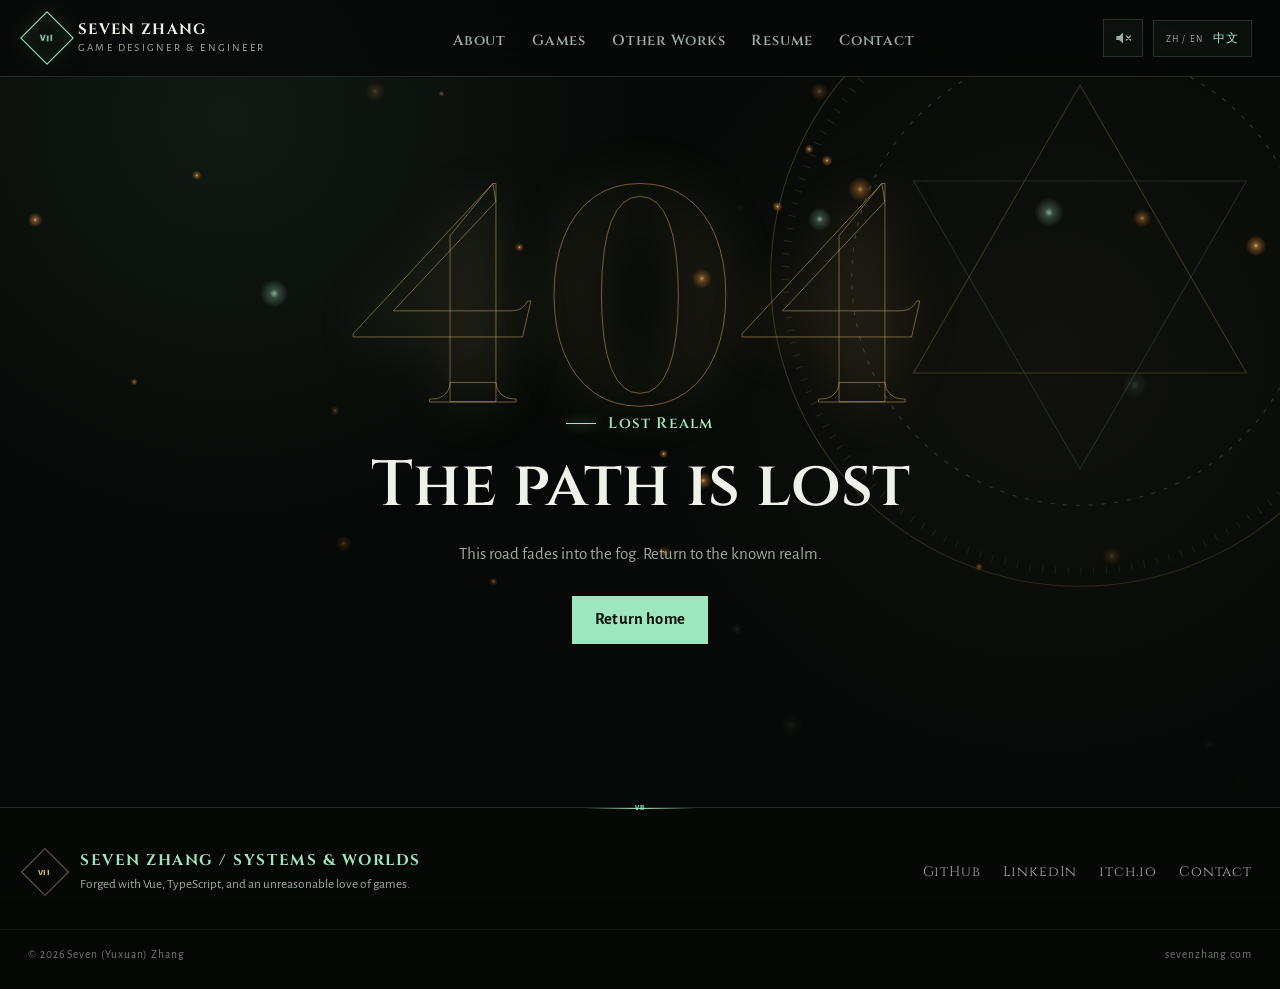
<file: index.html>
<!doctype html>
<html lang="en">
  <head>
    <meta charset="UTF-8" />
    <meta name="viewport" content="width=device-width, initial-scale=1.0" />
    <meta name="theme-color" content="#0b0d0c" />
    <meta name="description" content="Yuxuan Zhang's portfolio — game developer, designer, and programmer." />
    <meta property="og:title" content="Seven Zhang VII HOME" />
    <meta property="og:description" content="Game developer, designer, and programmer crafting interactive worlds." />
    <meta property="og:url" content="https://yuxuanz777.github.io" />
    <meta property="og:image" content="https://yuxuanz777.github.io/img/photo3.png" />
    <link rel="icon" href="/favicon.svg" type="image/svg+xml" />
    <link rel="preconnect" href="https://fonts.googleapis.com" />
    <link rel="preconnect" href="https://fonts.gstatic.com" crossorigin />
    <link href="https://fonts.googleapis.com/css2?family=Alegreya+Sans:ital,wght@0,400;0,500;0,700;0,800;1,400&family=Cinzel:wght@500;600;700;800&family=Noto+Serif+SC:wght@500;700&display=swap" rel="stylesheet" />
    <link rel="stylesheet" href="https://stackpath.bootstrapcdn.com/font-awesome/4.7.0/css/font-awesome.min.css" />
    <title>Seven Zhang VII HOME</title>
    <script type="module" crossorigin src="/assets/index-BEMi-ynX.js"></script>
    <link rel="stylesheet" crossorigin href="/assets/index-DaR44iDg.css">
  </head>
  <body>
    <noscript>This portfolio requires JavaScript to display its interactive content.</noscript>
    <div id="app"></div>
  </body>
</html>
</file>
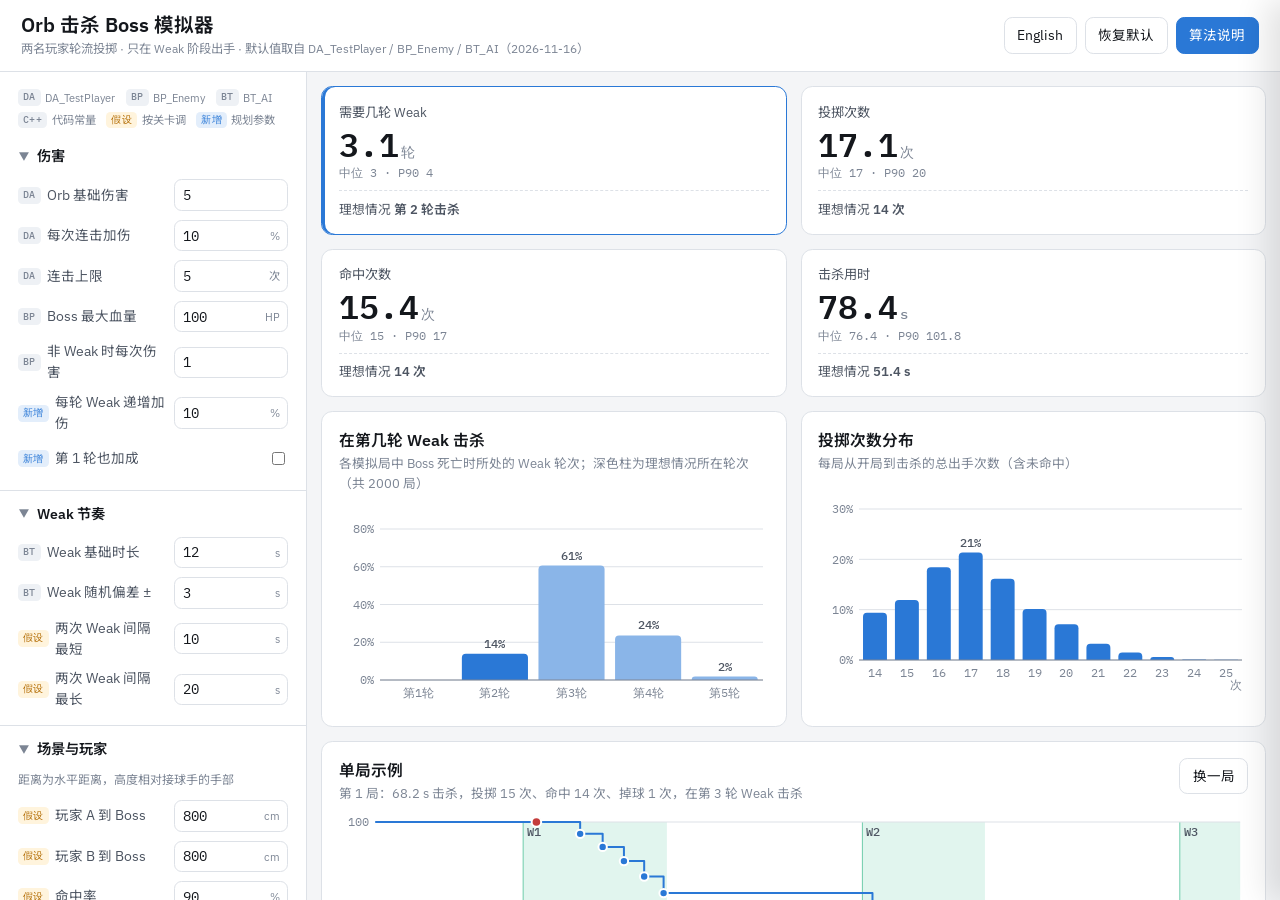
<file: DreamCatcher/Sim/index.html>
<!DOCTYPE html>
<html lang="zh-CN">
<head>
<meta charset="utf-8">
<meta name="viewport" content="width=device-width, initial-scale=1">
<title>Orb 击杀 Boss 模拟器</title>
<link rel="preconnect" href="https://fonts.googleapis.com">
<link rel="preconnect" href="https://fonts.gstatic.com" crossorigin>
<link href="https://fonts.googleapis.com/css2?family=IBM+Plex+Mono:wght@400;500;600&family=IBM+Plex+Sans:wght@400;500;600&family=Noto+Sans+SC:wght@400;500;700&display=swap" rel="stylesheet">
<style>
/* Layout: 左侧分组参数栏 + 右侧结果区（摘要 → 分布 → 单局时间轴 → 表格）；字号随视口连续缩放；≤820px 时参数栏变为抽屉 */
:root {
  --bg: #f4f5f7;
  --surface: #ffffff;
  --surface-2: #eef1f5;
  --ink: #14171c;
  --ink-2: #4d5562;
  --ink-3: #7c8594;
  --line: #dde1e7;
  --accent: #2a78d6;
  --accent-soft: #e3eefb;
  --weak: #1baf7a;
  --weak-band: rgba(27, 175, 122, 0.13);
  --warn: #b26b00;
  --warn-soft: #fff4dd;
  --bad: #c43c3b;
  --changed: #eb6834;
  --font-body: "IBM Plex Sans", "Noto Sans SC", "PingFang SC", "Microsoft YaHei", system-ui, sans-serif;
  --font-num: "IBM Plex Mono", ui-monospace, "SFMono-Regular", Consolas, monospace;
  --radius: 0.75rem;
  --side: clamp(20rem, 24vw, 27rem);
  --gap: clamp(0.75rem, 1.1vw, 1.25rem);
  color-scheme: light;
}
@media (prefers-color-scheme: dark) {
  :root:not([data-theme="light"]) {
    --bg: #111317; --surface: #191c21; --surface-2: #22262d; --ink: #eceef2; --ink-2: #b4bac5; --ink-3: #848c99;
    --line: #2d323a; --accent: #3987e5; --accent-soft: #1c2a3d; --weak: #199e70; --weak-band: rgba(25, 158, 112, 0.18);
    --warn: #e0a23a; --warn-soft: #2e2512; --bad: #e66767; --changed: #d95926; color-scheme: dark;
  }
}
:root[data-theme="dark"] {
  --bg: #111317; --surface: #191c21; --surface-2: #22262d; --ink: #eceef2; --ink-2: #b4bac5; --ink-3: #848c99;
  --line: #2d323a; --accent: #3987e5; --accent-soft: #1c2a3d; --weak: #199e70; --weak-band: rgba(25, 158, 112, 0.18);
  --warn: #e0a23a; --warn-soft: #2e2512; --bad: #e66767; --changed: #d95926; color-scheme: dark;
}
/* 基础字号：手机 15px → 1440 宽约 15.5px → 2560 宽约 19px，上限 21px */
html { font-size: clamp(15px, 0.31vw + 11px, 21px); -webkit-text-size-adjust: 100%; }
* { box-sizing: border-box; }
html, body { height: 100%; margin: 0; }
body { background: var(--bg); color: var(--ink); font: 1rem/1.55 var(--font-body); }
button { font: inherit; color: inherit; }
:focus-visible { outline: 2px solid var(--accent); outline-offset: 2px; }

.app { display: grid; grid-template-rows: auto 1fr; height: 100%; }
header {
  display: flex; align-items: center; gap: 1rem; padding: 0.85rem 1.4rem;
  background: var(--surface); border-bottom: 1px solid var(--line);
}
header h1 { font-size: 1.3rem; font-weight: 600; margin: 0; line-height: 1.25; text-wrap: balance; }
header .sub { color: var(--ink-3); font-size: 0.82rem; margin-top: 0.15rem; }
header .spacer { flex: 1; }
.hbtns { display: flex; gap: 0.5rem; flex-wrap: wrap; justify-content: flex-end; }
.btn {
  border: 1px solid var(--line); background: var(--surface); border-radius: 0.55rem; padding: 0.45rem 0.85rem;
  cursor: pointer; display: inline-flex; align-items: center; gap: 0.4rem; font-size: 0.9rem; white-space: nowrap; min-height: 2.25rem;
}
.btn:hover { border-color: var(--ink-3); }
.btn.primary { background: var(--accent); border-color: var(--accent); color: #fff; }
.btn.primary:hover { filter: brightness(1.08); }
.btn[aria-expanded="true"] { background: var(--accent-soft); border-color: var(--accent); color: var(--accent); }
.btn.primary[aria-expanded="true"] { color: var(--accent); }
#paramsBtn { display: none; }

.main { display: grid; grid-template-columns: var(--side) 1fr; min-height: 0; }
.params { border-right: 1px solid var(--line); background: var(--surface); overflow-y: auto; padding: 0.5rem 0 1.5rem; }
.params-head { display: none; }
.results { overflow-y: auto; padding: var(--gap); min-width: 0; }
.results-inner { max-width: 110rem; margin: 0 auto; display: flex; flex-direction: column; gap: var(--gap); }

details.group { border-bottom: 1px solid var(--line); }
details.group > summary {
  list-style: none; cursor: pointer; padding: 0.8rem 1.2rem; display: flex; align-items: center; gap: 0.5rem;
  font-weight: 600; font-size: 0.95rem;
}
details.group > summary::-webkit-details-marker { display: none; }
details.group > summary .chev { transition: transform .15s; color: var(--ink-3); font-size: 0.7rem; }
details.group[open] > summary .chev { transform: rotate(90deg); }
details.group > summary .count { margin-left: auto; font-size: 0.78rem; color: var(--changed); font-weight: 500; }
.group-body { padding: 0 1.2rem 1rem; display: flex; flex-direction: column; gap: 0.6rem; }
.group-note { color: var(--ink-3); font-size: 0.8rem; margin: -0.1rem 0 0.1rem; }

.field { display: grid; grid-template-columns: 1fr 7.6rem; align-items: center; gap: 0.6rem; }
.field label { font-size: 0.9rem; color: var(--ink-2); display: flex; align-items: center; gap: 0.4rem; min-width: 0; }
.field label .lbl { overflow-wrap: anywhere; }
.src {
  font: 500 0.68rem/1 var(--font-num); padding: 0.22rem 0.35rem; border-radius: 0.3rem; background: var(--surface-2);
  color: var(--ink-3); flex-shrink: 0; letter-spacing: .02em;
}
.src.new { background: var(--accent-soft); color: var(--accent); }
.src.guess { background: var(--warn-soft); color: var(--warn); }
.inp { display: flex; align-items: center; border: 1px solid var(--line); border-radius: 0.5rem; background: var(--surface); overflow: hidden; min-height: 2.1rem; }
.inp:focus-within { border-color: var(--accent); }
.inp input, .inp select {
  width: 100%; border: 0; background: transparent; padding: 0.35rem 0.5rem; font: 0.9rem var(--font-num);
  color: var(--ink); font-variant-numeric: tabular-nums; min-width: 0;
}
.inp input[type="checkbox"] { width: 1.15rem; height: 1.15rem; }
.inp input:focus, .inp select:focus { outline: none; }
.inp .unit { font-size: 0.75rem; color: var(--ink-3); padding-right: 0.5rem; white-space: nowrap; }
.field.changed label .lbl::after { content: ""; display: inline-block; width: 0.4rem; height: 0.4rem; border-radius: 50%; background: var(--changed); margin-left: 0.4rem; vertical-align: middle; }
.field.disabled { opacity: .45; }
.reset-one { border: 0; background: none; color: var(--changed); cursor: pointer; padding: 0 0.15rem; font-size: 0.85rem; }

.legend-src { padding: 0.6rem 1.2rem 0.3rem; display: flex; flex-wrap: wrap; gap: 0.35rem 0.7rem; font-size: 0.75rem; color: var(--ink-3); }
.legend-src span { display: inline-flex; gap: 0.3rem; align-items: center; }

.card { background: var(--surface); border: 1px solid var(--line); border-radius: var(--radius); padding: clamp(0.9rem, 1.2vw, 1.4rem) clamp(1rem, 1.3vw, 1.6rem); min-width: 0; }
.card h2 { font-size: 1.05rem; font-weight: 600; margin: 0 0 0.15rem; text-wrap: balance; }
.card .desc { font-size: 0.85rem; color: var(--ink-3); margin: 0 0 0.75rem; }
.card-head { display: flex; align-items: flex-start; gap: 0.75rem; }
.card-head > div { flex: 1; min-width: 0; }

.tiles { display: grid; grid-template-columns: repeat(4, minmax(0, 1fr)); gap: var(--gap); }
.tile { background: var(--surface); border: 1px solid var(--line); border-radius: var(--radius); padding: 0.95rem 1.1rem; min-width: 0; }
.tile.hero { border-color: var(--accent); box-shadow: inset 3px 0 0 var(--accent); }
.tile .k { font-size: 0.88rem; color: var(--ink-2); }
.tile .v { font: 600 2.2rem/1.15 var(--font-num); font-variant-numeric: tabular-nums; margin: 0.25rem 0 0.1rem; }
.tile .v small { font-size: 0.95rem; font-weight: 500; color: var(--ink-3); margin-left: 0.15rem; }
.tile .q { font: 0.8rem var(--font-num); color: var(--ink-3); font-variant-numeric: tabular-nums; }
.tile .ideal { margin-top: 0.55rem; padding-top: 0.55rem; border-top: 1px dashed var(--line); font-size: 0.85rem; color: var(--ink-2); }
.tile .ideal b { font-weight: 600; font-variant-numeric: tabular-nums; }

.alerts { display: flex; flex-direction: column; gap: 0.5rem; }
.alerts:empty { display: none; }
.alert { display: flex; gap: 0.6rem; align-items: flex-start; padding: 0.65rem 0.9rem; border-radius: 0.55rem; background: var(--warn-soft); color: var(--ink); font-size: 0.9rem; border: 1px solid color-mix(in srgb, var(--warn) 35%, transparent); }
.alert .ic { font: 600 0.72rem/1.2rem var(--font-num); color: var(--surface); background: var(--warn); border-radius: 50%; width: 1.2rem; height: 1.2rem; text-align: center; flex-shrink: 0; margin-top: 0.1rem; }

.grid2 { display: grid; grid-template-columns: repeat(2, minmax(0, 1fr)); gap: var(--gap); }
.chart { position: relative; width: 100%; touch-action: pan-y; }
.chart svg { display: block; width: 100%; overflow: visible; }
.chart text { fill: var(--ink-3); font-family: var(--font-num); }
.chart .lab { fill: var(--ink-2); font-weight: 500; }
.chart .grid line { stroke: var(--line); stroke-width: 1; }
.chart .axis { stroke: var(--ink-3); stroke-width: 1; }
.tip {
  position: absolute; pointer-events: none; background: var(--ink); color: var(--surface); font-size: 0.82rem; line-height: 1.45;
  padding: 0.45rem 0.6rem; border-radius: 0.4rem; white-space: nowrap; transform: translate(-50%, calc(-100% - 10px)); opacity: 0; transition: opacity .08s; z-index: 5;
}
.tip b { font-family: var(--font-num); }
.tip.show { opacity: 1; }

.legend { display: flex; flex-wrap: wrap; gap: 0.5rem 1rem; font-size: 0.82rem; color: var(--ink-2); margin-top: 0.5rem; }
.legend i { display: inline-block; width: 0.8rem; height: 0.8rem; border-radius: 3px; margin-right: 0.35rem; vertical-align: -0.1rem; }

.tbl-wrap { overflow-x: auto; -webkit-overflow-scrolling: touch; }
table { width: 100%; border-collapse: collapse; font-size: 0.88rem; }
th, td { padding: 0.5rem 0.7rem; text-align: right; border-bottom: 1px solid var(--line); white-space: nowrap; }
th:first-child, td:first-child { text-align: left; position: sticky; left: 0; background: var(--surface); }
th { font-weight: 500; color: var(--ink-3); font-size: 0.8rem; }
td { font-family: var(--font-num); font-variant-numeric: tabular-nums; }
.pill { display: inline-block; font: 500 0.75rem/1 var(--font-body); padding: 0.22rem 0.5rem; border-radius: 99px; }
.pill.ok { background: color-mix(in srgb, var(--weak) 16%, transparent); color: var(--weak); }
.pill.bad { background: color-mix(in srgb, var(--bad) 14%, transparent); color: var(--bad); }

/* 抽屉（算法说明，手机上的参数栏） */
.drawer-backdrop { position: fixed; inset: 0; background: rgba(10, 12, 16, .32); opacity: 0; pointer-events: none; transition: opacity .2s; z-index: 20; }
.drawer-backdrop.open { opacity: 1; pointer-events: auto; }
.drawer {
  position: fixed; top: 0; right: 0; height: 100%; width: min(40rem, 100%); background: var(--surface);
  border-left: 1px solid var(--line); box-shadow: -12px 0 32px rgba(0,0,0,.12); transform: translateX(100%);
  transition: transform .22s ease; z-index: 21; display: flex; flex-direction: column;
}
.drawer.open { transform: none; }
.drawer-head { display: flex; align-items: center; padding: 0.9rem 1.3rem; border-bottom: 1px solid var(--line); }
.drawer-head h2 { margin: 0; font-size: 1.1rem; flex: 1; }
.drawer-body { overflow-y: auto; padding: 0.4rem 1.4rem 2rem; font-size: 0.95rem; line-height: 1.7; }
.drawer-body h3 { font-size: 1rem; margin: 1.3rem 0 0.4rem; }
.drawer-body p, .drawer-body li { color: var(--ink-2); max-width: 65ch; }
.drawer-body ol, .drawer-body ul { padding-left: 1.3rem; margin: 0.4rem 0; }
.drawer-body code, .formula { font: 0.86rem var(--font-num); }
.formula { display: block; background: var(--surface-2); border-radius: 0.5rem; padding: 0.55rem 0.75rem; margin: 0.4rem 0; color: var(--ink); white-space: pre-wrap; overflow-wrap: anywhere; }
.drawer-body .srcline { font-size: 0.82rem; color: var(--ink-3); }

@media (max-width: 1280px) { .tiles { grid-template-columns: repeat(2, minmax(0, 1fr)); } }
@media (max-width: 1100px) { .grid2 { grid-template-columns: 1fr; } }
@media (max-width: 820px) {
  html { font-size: 15px; }
  html, body { height: auto; }
  .app { height: auto; display: block; }
  header { position: sticky; top: 0; z-index: 10; flex-wrap: wrap; padding: 0.7rem 1rem; gap: 0.5rem 0.75rem; }
  header > div:first-child { flex: 1 1 100%; }
  header .sub { display: none; }
  header .spacer { display: none; }
  .hbtns { flex: 1 1 100%; justify-content: flex-start; }
  #paramsBtn { display: inline-flex; }
  .main { display: block; }
  .results { overflow: visible; padding: 0.8rem; }
  .params {
    position: fixed; top: 0; left: 0; height: 100%; width: min(26rem, 92vw); z-index: 21; border-right: 1px solid var(--line);
    transform: translateX(-100%); transition: transform .22s ease; box-shadow: 12px 0 32px rgba(0,0,0,.12); padding-top: 0;
  }
  .params.open { transform: none; }
  .params-head { display: flex; align-items: center; position: sticky; top: 0; background: var(--surface); padding: 0.75rem 1.2rem; border-bottom: 1px solid var(--line); z-index: 1; }
  .params-head h2 { margin: 0; font-size: 1.05rem; }
  .params-head .mini { flex: 1; font: 0.78rem var(--font-num); color: var(--accent); padding: 0 0.6rem; line-height: 1.3; }
  .field { grid-template-columns: 1fr 8.5rem; }
  /* iOS 输入框字号低于 16px 会自动放大页面 */
  .inp input, .inp select { font-size: 16px; }
  .tile .v { font-size: 1.8rem; }
  .tile { padding: 0.8rem 0.9rem; }
  .tip { white-space: normal; width: max-content; max-width: 16rem; }
}
@media (max-width: 400px) {
  .tiles { gap: 0.6rem; }
  .tile .v { font-size: 1.6rem; }
  .btn { padding: 0.4rem 0.65rem; }
}
@media (prefers-reduced-motion: reduce) { * { transition: none !important; } }
</style>

</head>
<body>
<div class="app">
  <header>
    <div>
      <h1 data-i18n="title"></h1>
      <div class="sub" data-i18n="subtitle"></div>
    </div>
    <div class="spacer"></div>
    <div class="hbtns">
      <button class="btn primary" id="paramsBtn" type="button" aria-expanded="false" aria-controls="params" data-i18n="params"></button>
      <button class="btn" id="langBtn" type="button" title="切换语言 / Switch language"></button>
      <button class="btn" id="resetAll" type="button" data-i18n="resetAll"></button>
      <button class="btn primary" id="algoBtn" type="button" aria-expanded="false" aria-controls="drawer" data-i18n="algo"></button>
    </div>
  </header>
  <div class="main">
    <aside class="params" id="params">
      <div class="params-head"><h2 data-i18n="params"></h2><span class="mini" id="miniSum"></span><button class="btn" id="closeParams" type="button" data-i18n="done"></button></div>
      <div id="paramsList"></div>
    </aside>
    <main class="results">
      <div class="results-inner" id="resultsInner">
      <div class="tiles" id="tiles"></div>
      <div class="alerts" id="alerts"></div>
      <div class="grid2">
        <section class="card">
          <h2 data-i18n="roundsTitle"></h2>
          <p class="desc" id="roundsDesc"></p>
          <div class="chart" id="roundsChart"></div>
        </section>
        <section class="card">
          <h2 data-i18n="throwsTitle"></h2>
          <p class="desc" data-i18n="throwsDesc"></p>
          <div class="chart" id="throwsChart"></div>
        </section>
      </div>
      <section class="card">
        <div class="card-head">
          <div>
            <h2 data-i18n="sampleTitle"></h2>
            <p class="desc" id="sampleDesc"></p>
          </div>
          <button class="btn" id="nextSample" type="button" data-i18n="nextSample"></button>
        </div>
        <div class="chart" id="timeline"></div>
        <div class="legend">
          <span><i style="background:var(--weak-band);border:1px solid var(--weak)"></i><span data-i18n="lgWeak"></span></span>
          <span><i style="background:var(--accent)"></i><span data-i18n="lgHP"></span></span>
          <span><i style="background:var(--accent);border-radius:50%"></i><span data-i18n="lgHit"></span></span>
          <span><i style="background:var(--bad);border-radius:50%"></i><span data-i18n="lgDrop"></span></span>
        </div>
      </section>
      <section class="card">
        <h2 data-i18n="levelTitle"></h2>
        <p class="desc" data-i18n="levelDesc"></p>
        <div class="tbl-wrap"><table id="levelTbl"></table></div>
      </section>
      <section class="card">
        <h2 data-i18n="roundTblTitle"></h2>
        <p class="desc" data-i18n="roundTblDesc"></p>
        <div class="tbl-wrap"><table id="roundTbl"></table></div>
      </section>
      </div>
    </main>
  </div>
</div>

<div class="drawer-backdrop" id="backdrop"></div>
<aside class="drawer" id="drawer" aria-hidden="true">
  <div class="drawer-head">
    <h2 data-i18n="algo"></h2>
    <button class="btn" id="closeDrawer" type="button" data-i18n="close"></button>
  </div>
  <div class="drawer-body" lang="zh-CN" data-lang="zh">
    <h3>1. 一次出手的完整流程</h3>
    <ol>
      <li>持球玩家只在 Weak 阶段出手。不在 Weak 时持球等待，下一次 Weak 开始后经过「进入 Weak 后出手反应」再投。</li>
      <li>球飞向 Boss，按命中率判定。未命中则球落地变成 Idle：连击清零，经过「捡球耗时」后由另一名玩家继续。</li>
      <li>命中时按命中那一刻的 Boss 状态结算伤害，Boss 扣血。</li>
      <li>球自动回弹给另一名玩家（<code>RedirectToTeammate</code>）。回弹在物理上没进接球圈就落地，或按接球率没接住，都算掉球，连击清零。</li>
      <li>接住时连击 +1，接球后冷却 0.75 s；下一次出手等待 max(冷却, 瞄准耗时)。</li>
    </ol>

    <h3>2. 伤害</h3>
    <span class="formula">Weak 中：伤害 = BaseOrbDamage × (1 + DamageRatioPerRebound × min(n, nMaxRebound)) × (1 + 每轮加伤 × (k − 1))
非 Weak：伤害 = 非 Weak 伤害（当前 1，不吃连击和轮次加成）
HP = Clamp(HP − 伤害, 0, MaxHP)；HP ≤ 0 时 Boss 死亡</span>
    <p>n 是连击数（<code>nReboundCount</code>），k 是第几轮 Weak。勾选「第 1 轮也加成」时公式里的 (k − 1) 改为 k。</p>
    <p class="srcline">来源：MyOrbActor::GetFinalOrbDamage；BP_Enemy「HP Damage」事件（EnemyState == Weakened 时取 FinalDamage，否则取 1.0）。每轮加伤是规划中的参数，游戏里还没有。</p>

    <h3>3. 连击数 n 与回弹计数 R</h3>
    <ul>
      <li>n：每接住一次 +1（普通接和 Perfect 接相同），上限 nMaxRebound。</li>
      <li>R：每次打中 Boss 先 +1 再算回弹速度，没有上限（只受最大速度限制）。</li>
      <li>两者只在球进入 Idle 状态时清零（<code>SetOrbState(Idle) → ResetRebound</code>）。会进入 Idle 的情况：球在地上停住（没打中 / 没接住）、接球拉回途中接球人失效、球出界重生、玩家掉落重生时带着的球被传送、团灭或读档重置。</li>
      <li>Weak 结束、持球时长、不打 Boss 直接互传、玩家受伤，都不会清零。所以只在 Weak 出手的策略下，Weak 结束时手里有球，连击会保留到下一轮。</li>
    </ul>
    <p class="srcline">来源：DreamCatchersCharacter::ExecuteCatch → IncrementRebound；MyOrbActor::HandleStateChange 的 Idle 分支；OnProjectileStop、TeleportToRespawn。</p>

    <h3>4. 投掷飞行时间</h3>
    <span class="formula">投速 v = 基础速度 × (1 + ThrowSpeedRatioPerRebound × n)，不超过 BaseMaxSpeed
  快速投掷：基础速度 = BaseThrowSpeed，重力缩放 = BaseGravityScale
  瞄准投掷：基础速度 = Lerp(AimThrowSpeed, AimThrowSpeedMax, 蓄力)，重力缩放 = Lerp(AimThrowGravityScale, AimGravityScaleMax, 蓄力)
飞行时间 = d / (v · cos θ)，θ 为能命中 (d, 受击点高度) 的低弧解</span>
    <p>游戏里的投掷不追踪目标（代码注释写明自动瞄准未实现，Target 恒为空），出手仰角 = 准星方向 + atan(ThrowArcZ)。模拟器假设玩家会把准星压到刚好命中的角度，所以直接用抛体低弧解。超出最大射程时页面会提示，并按 45° 估算飞行时间。</p>

    <h3>5. 回弹飞行（会随 R 加速）</h3>
    <span class="formula">回弹速度 = BaseThrowSpeed × 0.7 + R × 100，不超过 BaseMaxSpeed
仰角 = max(指向队友的仰角, MinimumLaunchPitchDegrees)
重力 = 980 × 本次投掷的重力缩放（回弹沿用投掷时的重力）</span>
    <p>从 Boss 受击点出发做逐帧积分（1/240 s），直到球与接球手的距离 ≤ rCatchMaxRadius（400 cm）。之后按「进圈时的球速 × 接球拉回倍率」直线拉到手上（停在 CatchAttachDistance）。进圈前跌到地面以下就判定落地掉球。命中瞬间另加顿帧 0.06 s。</p>
    <p class="srcline">0.7 与 +100 是 RedirectToTeammate 里写死的常量，模拟器里可调，方便试新数值。</p>

    <h3>6. Weak 节奏</h3>
    <span class="formula">开局追击 U(间隔最短, 间隔最长) → Weak U(基础 − 偏差, 基础 + 偏差) → 追击 → Weak …</span>
    <p>Weak 时长来自 BT_AI 的 Weaken 分支（Wait 12 s，随机偏差 3 s，UE 的 BTTask_Wait 在 ±偏差内均匀随机）。两次 Weak 之间的间隔取决于玩家多久能触发声控陷阱，这里按 10–20 s 均匀随机假设。伤害只看命中瞬间是不是 Weak：在 Weak 末尾出手、命中时 Weak 已结束，只扣 1 点。</p>

    <h3>7. 统计方式</h3>
    <ul>
      <li>蒙特卡洛：用固定种子跑 N 局（默认 2000）。调参后用同一串随机数重算，对比更稳定。</li>
      <li>「理想情况」：命中率和接球率都按 100%，Weak 时长取基础值，追击间隔取中值，跑一局确定结果。</li>
      <li>「在第几轮 Weak 击杀」= 击杀时所处的 Weak 轮次；若击杀发生在 Weak 外（飞行中跨出 Weak），记为已结束的 Weak 轮数。</li>
    </ul>

    <h3>8. 已知简化</h3>
    <ul>
      <li>没有模拟 Boss 的技能、位移和对玩家的威胁；Weak 期间 Boss 停止移动（AIMoveStop），所以距离按固定值处理。</li>
      <li>玩家与 Boss 的距离、受击点高度、手部高度、命中率、接球率都是假设值，需要按关卡实际情况调。</li>
      <li>空气阻力在 DA 中为 0，未建模；Perfect Catch 不影响伤害，只给位移，也未建模。</li>
      <li>BT_AI 有 EnemyHealth ≤ 90 / 60 / 40 的技能分支，只改变追击期行为，不影响伤害，未建模。</li>
    </ul>
  </div>

  <div class="drawer-body" lang="en" data-lang="en" hidden>
    <h3>1. One throw, step by step</h3>
    <ol>
      <li>The player holding the orb only throws during a Weak phase. Outside Weak they hold it, and throw once the next Weak starts plus the "Reaction after Weak starts" delay.</li>
      <li>The orb flies at the Boss and rolls against the hit rate. On a miss it lands and goes Idle: the streak resets, and the other player continues after the "Pickup time after a drop".</li>
      <li>On a hit, damage is resolved by the Boss state at the moment of impact and subtracted from its HP.</li>
      <li>The orb auto-rebounds to the other player (<code>RedirectToTeammate</code>). If the rebound physically hits the ground before reaching the catch radius, or the catch roll fails, the orb is dropped and the streak resets.</li>
      <li>A catch adds +1 to the streak and starts a 0.75 s throw cooldown; the next throw waits max(cooldown, aim time).</li>
    </ol>

    <h3>2. Damage</h3>
    <span class="formula">In Weak:   damage = BaseOrbDamage × (1 + DamageRatioPerRebound × min(n, nMaxRebound)) × (1 + per-round bonus × (k − 1))
Not Weak:  damage = non-Weak damage (currently 1; no streak or round bonus)
HP = Clamp(HP − damage, 0, MaxHP); the Boss dies at HP ≤ 0</span>
    <p>n is the catch streak (<code>nReboundCount</code>), k is the Weak round number. With "Bonus applies from round 1" checked, (k − 1) becomes k.</p>
    <p class="srcline">Source: MyOrbActor::GetFinalOrbDamage; BP_Enemy "HP Damage" event (uses FinalDamage when EnemyState == Weakened, otherwise 1.0). The per-round bonus is a planned parameter and does not exist in the game yet.</p>

    <h3>3. Streak n and rebound count R</h3>
    <ul>
      <li>n: +1 on every catch (normal and Perfect catches count the same), capped at nMaxRebound.</li>
      <li>R: +1 each time the orb hits the Boss, before the rebound speed is computed; uncapped (only limited by max speed).</li>
      <li>Both reset only when the orb enters the Idle state (<code>SetOrbState(Idle) → ResetRebound</code>). The orb goes Idle when it comes to rest on the ground (missed or not caught), when the catcher becomes invalid during the catch pull, when it respawns after going out of bounds, when a player who falls off the map respawns carrying it, and on a team wipe or checkpoint reset.</li>
      <li>The end of a Weak phase, how long the orb is held, passing without hitting the Boss, and player damage do not reset it. So with the Weak-only strategy, a streak held at the end of a Weak phase carries into the next one.</li>
    </ul>
    <p class="srcline">Source: DreamCatchersCharacter::ExecuteCatch → IncrementRebound; the Idle branch of MyOrbActor::HandleStateChange; OnProjectileStop, TeleportToRespawn.</p>

    <h3>4. Throw flight time</h3>
    <span class="formula">throw speed v = base speed × (1 + ThrowSpeedRatioPerRebound × n), capped at BaseMaxSpeed
  Quick throw: base speed = BaseThrowSpeed, gravity scale = BaseGravityScale
  Aimed throw: base speed = Lerp(AimThrowSpeed, AimThrowSpeedMax, charge), gravity scale = Lerp(AimThrowGravityScale, AimGravityScaleMax, charge)
flight time = d / (v · cos θ), θ = low-arc angle that reaches (d, hit-point height)</span>
    <p>Throws in the game do not home in on targets (the code notes auto-aim is not implemented, so Target is always null); launch pitch = crosshair direction + atan(ThrowArcZ). The simulator assumes players aim just right to hit, so it uses the low-arc projectile solution. If the target is beyond max range, the page shows a warning and estimates flight time at 45°.</p>

    <h3>5. Rebound flight (speeds up with R)</h3>
    <span class="formula">rebound speed = BaseThrowSpeed × 0.7 + R × 100, capped at BaseMaxSpeed
pitch = max(pitch toward teammate, MinimumLaunchPitchDegrees)
gravity = 980 × this throw's gravity scale (the rebound keeps the throw's gravity)</span>
    <p>Integrated per frame (1/240 s) from the Boss hit point until the orb is within rCatchMaxRadius (400 cm) of the catcher. It is then pulled in a straight line at "speed on entering the radius × catch pull multiplier" and attaches at CatchAttachDistance. Falling below ground before entering the radius counts as a drop. A 0.06 s hit stop is added on each hit.</p>
    <p class="srcline">0.7 and +100 are constants hard-coded in RedirectToTeammate; they are adjustable here so new values can be tried.</p>

    <h3>6. Weak timing</h3>
    <span class="formula">Opening chase U(gap min, gap max) → Weak U(base − deviation, base + deviation) → chase → Weak …</span>
    <p>Weak duration comes from the Weaken branch in BT_AI (Wait 12 s with 3 s random deviation; UE's BTTask_Wait samples uniformly within ±deviation). The gap between Weak phases depends on how fast players trigger the sound trap and is assumed uniform in 10–20 s. Damage only checks whether the Boss is Weak at impact: a throw released late in Weak that lands after Weak ends deals 1.</p>

    <h3>7. Statistics</h3>
    <ul>
      <li>Monte Carlo: N runs (default 2000) with a fixed seed. After a parameter change the same random sequence is reused, so comparisons are stable.</li>
      <li>"Ideal case": 100% hit and catch rate, Weak at its base duration, gaps at their midpoint; one deterministic run.</li>
      <li>"Kill round" = the Weak round in progress at the kill; if the kill lands outside Weak (an in-flight throw that crosses the end of Weak), it counts the number of finished Weak rounds.</li>
    </ul>

    <h3>8. Known simplifications</h3>
    <ul>
      <li>Boss skills, movement and threat to players are not simulated; the Boss stops moving during Weak (AIMoveStop), so distances are fixed.</li>
      <li>Player-to-Boss distances, hit-point height, hand height, hit rate and catch rate are assumptions; tune them to the actual level.</li>
      <li>Air drag is 0 in the DA and not modeled; Perfect Catch only gives movement, not damage, and is not modeled.</li>
      <li>BT_AI has skill branches at EnemyHealth ≤ 90 / 60 / 40; they only change chase behavior, not damage, and are not modeled.</li>
    </ul>
  </div>
</aside>

<script>
// ===== Orb vs Boss simulation engine (pure functions, no DOM) =====
const DEFAULTS = {
  // 伤害
  baseDamage: 5, ratioPerRebound: 0.1, maxRebound: 5, maxHP: 100, nonWeakDamage: 1,
  weakBonus: 0.10, bonusFromFirst: 0,
  // Weak 节奏
  weakBase: 12, weakDev: 3, chaseMin: 10, chaseMax: 20,
  // 投掷
  throwType: 0, charge: 0, baseThrowSpeed: 1400, aimThrowSpeed: 1400, aimThrowSpeedMax: 1650,
  speedRatioPerRebound: 0.15, baseGravityScale: 1.0, aimGravityScale: 1.0, aimGravityScaleMax: 0.9,
  maxSpeed: 5000, worldGravity: 980,
  // 回弹与接球
  reboundScale: 0.7, reboundAddPerHit: 100, minLaunchPitch: 20, hitStop: 0.06,
  catchRadius: 400, catchSpeedMult: 3.0, attachDist: 25, cooldown: 0.75,
  // 场景与玩家
  distA: 800, distB: 800, bossHitHeight: 30, handHeight: 100,
  hitRate: 0.9, catchRate: 0.95, aimTime: 0.5, weakReact: 0.5, pickupTime: 3.0,
  // 模拟
  runs: 2000, seed: 7,
};

function mulberry32(a) {
  return function () {
    a |= 0; a = (a + 0x6D2B79F5) | 0;
    let t = Math.imul(a ^ (a >>> 15), 1 | a);
    t = (t + Math.imul(t ^ (t >>> 7), 61 | t)) ^ t;
    return ((t ^ (t >>> 14)) >>> 0) / 4294967296;
  };
}

// 投掷：速度、重力缩放（与 MyOrbActor::GetLaunchSpeed / GetThrowGravityScale 一致）
function throwSpeed(P, n) {
  const aimed = P.throwType === 1;
  const base = aimed ? P.aimThrowSpeed + (P.aimThrowSpeedMax - P.aimThrowSpeed) * P.charge : P.baseThrowSpeed;
  return Math.min(base * (1 + P.speedRatioPerRebound * Math.min(n, P.maxRebound)), P.maxSpeed);
}
function gravityScale(P) {
  return P.throwType === 1 ? P.aimGravityScale + (P.aimGravityScaleMax - P.aimGravityScale) * P.charge : P.baseGravityScale;
}

// 抛体低弧解：水平距离 d、目标高度差 h，返回 { t, pitch, reachable }
function ballisticTime(v, d, h, g) {
  const disc = v ** 4 - g * (g * d * d + 2 * h * v * v);
  if (disc < 0) {
    const pitch = Math.PI / 4;
    return { t: d / (v * Math.cos(pitch)), pitch, reachable: false };
  }
  const pitch = Math.atan((v * v - Math.sqrt(disc)) / (g * d));
  return { t: d / (v * Math.cos(pitch)), pitch, reachable: true };
}

// 回弹：RedirectToTeammate 速度 + 最小仰角，数值积分直到进入接球圈
function reboundSpeed(P, R) {
  return Math.min(P.baseThrowSpeed * P.reboundScale + R * P.reboundAddPerHit, P.maxSpeed);
}
function reboundFlight(P, R, dist) {
  const v = reboundSpeed(P, R);
  const g = P.worldGravity * gravityScale(P);
  const dirPitch = Math.atan2(-P.bossHitHeight, dist);
  const pitch = Math.max(dirPitch, P.minLaunchPitch * Math.PI / 180);
  let x = 0, z = P.bossHitHeight, vx = v * Math.cos(pitch), vz = v * Math.sin(pitch), t = 0;
  const dt = 1 / 240;
  while (t < 6) {
    const dd = Math.hypot(dist - x, z);
    if (dd <= P.catchRadius) {
      const sp = Math.hypot(vx, vz);
      const pull = Math.max(0, dd - P.attachDist) / Math.max(1, sp * P.catchSpeedMult);
      return { ok: true, tFly: t, tPull: pull, v, pitch, arriveSpeed: sp };
    }
    if (z < -P.handHeight) return { ok: false, tFly: t, tPull: 0, v, pitch, reason: '落地' };
    if (x > dist + P.catchRadius) return { ok: false, tFly: t, tPull: 0, v, pitch, reason: '飞过' };
    x += vx * dt; vz -= g * dt; z += vz * dt; t += dt;
  }
  return { ok: false, tFly: t, tPull: 0, v, pitch, reason: '超时' };
}

function weakDamage(P, n, k) {
  const bonusRounds = P.bonusFromFirst ? k : k - 1;
  return P.baseDamage * (1 + P.ratioPerRebound * Math.min(n, P.maxRebound)) * (1 + P.weakBonus * Math.max(0, bonusRounds));
}

// 预计算：按连击 n / 回弹计数 R 缓存
function makeTables(P) {
  const g = P.worldGravity * gravityScale(P);
  const throwT = { A: [], B: [] };
  for (let n = 0; n <= P.maxRebound; n++) {
    const v = throwSpeed(P, n);
    throwT.A.push(ballisticTime(v, P.distA, P.bossHitHeight, g));
    throwT.B.push(ballisticTime(v, P.distB, P.bossHitHeight, g));
  }
  const cache = { A: new Map(), B: new Map() };
  const reb = (who, R) => {
    const m = cache[who];
    if (!m.has(R)) m.set(R, reboundFlight(P, R, who === 'A' ? P.distA : P.distB));
    return m.get(R);
  };
  return { throwT, reb };
}

// 单局模拟。rng=null 表示理想情况（100% 命中/接住、Weak/追击取均值）
function simulateRun(P, rng, tables, record) {
  const ideal = !rng;
  const rnd = rng || (() => 0.5);
  // Weak 时间表：追击 → Weak → 追击 …
  const phases = []; // {start, end, k}
  let cursor = 0;
  const ensure = (t) => {
    while (!phases.length || phases[phases.length - 1].end <= t) {
      const cMax = Math.max(P.chaseMin, P.chaseMax);
      const chase = ideal ? (P.chaseMin + cMax) / 2 : P.chaseMin + (cMax - P.chaseMin) * rnd();
      const weak = ideal ? P.weakBase : P.weakBase + P.weakDev * (2 * rnd() - 1);
      const start = cursor + chase;
      phases.push({ start, end: start + Math.max(0.1, weak), k: phases.length + 1 });
      cursor = start + Math.max(0.1, weak);
    }
  };
  const weakAt = (t) => { ensure(t); for (const p of phases) if (t >= p.start && t < p.end) return p; return null; };
  const nextWeak = (t) => { ensure(t); for (const p of phases) if (p.start >= t) return p; ensure(cursor + 1); return nextWeak(t); };

  const hitRate = ideal ? 1 : P.hitRate, catchRate = ideal ? 1 : P.catchRate;
  let hp = P.maxHP, n = 0, R = 0, holder = 'A', t = 0;
  let throws = 0, hits = 0, drops = 0, physDrops = 0, ready = 0;
  const events = record ? [] : null;
  const dmgByRound = {};
  let guard = 0;
  while (hp > 0 && guard++ < 5000 && t < 3600) {
    // 出手时刻：只在 Weak 中出手
    let tr = ready;
    let ph = weakAt(tr);
    if (!ph) { const nw = nextWeak(tr); tr = nw.start + P.weakReact; ph = weakAt(tr); if (!ph) { ready = nw.end; continue; } }
    throws++;
    const thr = tables.throwT[holder][n];
    const tHit = tr + thr.t;
    const other = holder === 'A' ? 'B' : 'A';
    if (rnd() >= hitRate && !ideal) {
      drops++; n = 0; R = 0;
      if (events) events.push({ t: tHit, type: 'miss', hp, who: holder });
      holder = other; ready = tHit + P.pickupTime; t = ready; continue;
    }
    if (ideal && hitRate < 1) {} // unreachable
    // 命中
    const phHit = weakAt(tHit);
    const dmg = phHit ? weakDamage(P, n, phHit.k) : P.nonWeakDamage;
    hp = Math.max(0, hp - dmg); hits++;
    const roundKey = phHit ? phHit.k : 0;
    dmgByRound[roundKey] = (dmgByRound[roundKey] || 0) + dmg;
    if (events) events.push({ t: tHit, type: 'hit', hp, dmg, n, weak: !!phHit, k: phHit ? phHit.k : null, who: holder });
    if (hp <= 0) {
      t = tHit;
      const lastWeak = phHit ? phHit.k : (phases.filter(p => p.end <= tHit).length);
      return { done: true, time: tHit, throws, hits, drops, physDrops, rounds: lastWeak, killedInWeak: !!phHit, dmgByRound, events, phases };
    }
    // 回弹给队友（打到 Boss 才会回弹）
    R++;
    const rb = tables.reb(other, R);
    const tArrive = tHit + P.hitStop + rb.tFly;
    if (!rb.ok || (!ideal && rnd() >= catchRate)) {
      drops++; if (!rb.ok) physDrops++;
      n = 0; R = 0;
      if (events) events.push({ t: tArrive, type: rb.ok ? 'drop' : 'fall', hp, who: other });
      holder = other; ready = tArrive + P.pickupTime; t = ready; continue;
    }
    n = Math.min(n + 1, P.maxRebound);
    holder = other;
    const tCaught = tArrive + rb.tPull;
    if (events) events.push({ t: tCaught, type: 'catch', hp, n, who: other });
    ready = tCaught + Math.max(P.cooldown, P.aimTime);
    t = ready;
  }
  return { done: false, time: t, throws, hits, drops, physDrops, rounds: phases.length, dmgByRound, events, phases };
}

function quantile(sorted, q) {
  if (!sorted.length) return NaN;
  const i = (sorted.length - 1) * q, lo = Math.floor(i), hi = Math.ceil(i);
  return sorted[lo] + (sorted[hi] - sorted[lo]) * (i - lo);
}

function runAll(P) {
  const tables = makeTables(P);
  const rng = mulberry32(P.seed >>> 0);
  const res = { throws: [], hits: [], rounds: [], time: [], drops: [], physDrops: 0, unfinished: 0, roundDmg: {} };
  let sample = null;
  for (let i = 0; i < P.runs; i++) {
    const r = simulateRun(P, rng, tables, i === 0);
    if (i === 0) sample = r;
    if (!r.done) { res.unfinished++; continue; }
    res.throws.push(r.throws); res.hits.push(r.hits); res.rounds.push(r.rounds); res.time.push(r.time); res.drops.push(r.drops);
    res.physDrops += r.physDrops;
    for (const k in r.dmgByRound) res.roundDmg[k] = (res.roundDmg[k] || 0) + r.dmgByRound[k];
  }
  const ideal = simulateRun(P, null, tables, true);
  const stat = (arr) => {
    const s = arr.slice().sort((a, b) => a - b);
    return { mean: s.reduce((a, b) => a + b, 0) / (s.length || 1), p50: quantile(s, 0.5), p90: quantile(s, 0.9), min: s[0], max: s[s.length - 1], arr };
  };
  // 每级连击的物理/节奏表
  const levels = [];
  for (let n = 0; n <= P.maxRebound; n++) {
    const thrA = tables.throwT.A[n];
    const rbB = tables.reb('B', n + 1);
    const cycle = thrA.t + P.hitStop + rbB.tFly + rbB.tPull + Math.max(P.cooldown, P.aimTime);
    levels.push({ n, speed: throwSpeed(P, n), tThrow: thrA.t, reach: thrA.reachable, dmg: weakDamage(P, n, 1),
      rSpeed: rbB.v, tReb: rbB.tFly + rbB.tPull, rOk: rbB.ok, rReason: rbB.reason, cycle });
  }
  return { n: P.runs, done: P.runs - res.unfinished, unfinished: res.unfinished,
    throws: stat(res.throws), hits: stat(res.hits), rounds: stat(res.rounds), time: stat(res.time), drops: stat(res.drops),
    physDrops: res.physDrops, roundDmg: res.roundDmg, sample, ideal, levels, tables };
}

if (typeof module !== 'undefined') module.exports = { DEFAULTS, runAll, simulateRun, makeTables, weakDamage, reboundFlight, ballisticTime, throwSpeed };

</script>
<script>
const I18N = {
  zh: {
    docTitle: 'Orb 击杀 Boss 模拟器', title: 'Orb 击杀 Boss 模拟器',
    subtitle: '两名玩家轮流投掷 · 只在 Weak 阶段出手 · 默认值取自 DA_TestPlayer / BP_Enemy / BT_AI（2026-11-16）',
    langBtn: 'English', resetAll: '恢复默认', algo: '算法说明', close: '关闭', params: '参数', done: '完成',
    roundsTitle: '在第几轮 Weak 击杀', throwsTitle: '投掷次数分布', throwsDesc: '每局从开局到击杀的总出手次数（含未命中）',
    sampleTitle: '单局示例', nextSample: '换一局',
    lgWeak: 'Weak 阶段', lgHP: 'Boss 血量', lgHit: '命中', lgDrop: '掉球（未命中 / 没接住 / 回弹落地）',
    levelTitle: '每级连击的节奏', levelDesc: '按玩家 A 投向 Boss、回弹给玩家 B 计算；伤害按第 1 轮 Weak（未加轮次加成）',
    roundTblTitle: '各轮 Weak 平均伤害', roundTblDesc: '所有模拟局里，每轮 Weak 平均打掉的血量（「Weak 外」是飞行中跨出 Weak 后的 1 点伤害）',
    srcLegend: [['DA', 'DA_TestPlayer'], ['BP', 'BP_Enemy'], ['BT', 'BT_AI'], ['C++', '代码常量'], ['假设', '按关卡调', 'guess'], ['新增', '规划参数', 'new']],
    changedN: n => `已改 ${n} 项`, resetOne: '恢复默认值',
    tRounds: '需要几轮 Weak', tThrows: '投掷次数', tHits: '命中次数', tTime: '击杀用时',
    uRound: '轮', uTimes: '次', uSec: 's',
    q: (a, b) => `中位 ${a} · P90 ${b}`, ideal: '理想情况',
    idealRound: k => `第 ${k} 轮击杀`, idealNo: '无法击杀', idealTimes: n => `${n} 次`,
    roundsDesc: n => `各模拟局中 Boss 死亡时所处的 Weak 轮次；深色柱为理想情况所在轮次（共 ${n} 局）`,
    roundX: k => `第${k}轮`, roundTip: (k, p, n) => `第 <b>${k}</b> 轮 Weak 击杀<br><b>${p}%</b> 的局（${n} 局）`,
    throwsX: '次', throwsTip: (lab, p) => `<b>${lab}</b> 次<br>${p}% 的局`,
    sampleDesc: (i, t, th, h, d, k) => `第 ${i} 局：${t} s 击杀，投掷 ${th} 次、命中 ${h} 次、掉球 ${d} 次，在第 ${k} 轮 Weak 击杀`,
    sampleNone: '这一局 1 小时内没有击杀。',
    who: w => w === 'A' ? '玩家 A' : '玩家 B',
    evHit: (t, w, dmg, ctx, hp) => `<b>${t}s</b> ${w} 命中<br>伤害 <b>${dmg}</b>（${ctx}）<br>剩余 HP <b>${hp}</b>`,
    ctxWeak: (k, n) => `Weak 第 ${k} 轮 · 连击 ${n}`, ctxNon: '非 Weak',
    evMiss: (t, w) => `<b>${t}s</b> ${w} 未命中<br>连击清零`, evFall: (t, w) => `<b>${t}s</b> 回弹够不到 ${w}，落地<br>连击清零`, evDrop: (t, w) => `<b>${t}s</b> ${w} 没接住<br>连击清零`,
    aThrow: ns => `以当前投速，连击 ${ns} 时投不到 Boss（超出最大射程），按 45° 估算了飞行时间。`,
    aReb: (w, d, ns, fell, per) => `回弹给玩家 ${w}（距 Boss ${d} cm）在连击 ${ns} 时${fell ? '没进接球圈就落地' : '接不到'}，每次都会掉球、连击清零（平均 ${per} 次/局）。可拉近站位、提高回弹速度或扩大接球圈。`,
    aUnf: n => `${n} 局在 1 小时内没有击杀，已从统计中剔除。`, aGap: '「两次 Weak 间隔」最长小于最短，已按最短处理。',
    sep: '、',
    lvHead: ['连击 n', '投速 cm/s', '投掷飞行 s', 'Weak 伤害', '回弹速度 cm/s', '回弹+拉回 s', '一轮循环 s', 'Weak 基础时长内约可出手', '回弹到 A / B'],
    cap: ' (上限)', perWeak: v => `${v} 次`, rOk: w => `${w} 可接`, reason: { '落地': '落地', '飞过': '飞过', '超时': '超时' },
    rdHead: ['Weak 轮次', '加伤倍率', '平均伤害 / 局', '进入该轮的局占比', '进入该轮时平均伤害'],
    rdOut: 'Weak 外', rdRound: k => `第 ${k} 轮`,
    timelineAria: '单局 Boss 血量时间轴', roundsAria: '击杀轮次分布', throwsAria: '投掷次数分布',
  },
  en: {
    docTitle: 'Orb vs Boss Kill Simulator', title: 'Orb vs Boss Kill Simulator',
    subtitle: 'Two players alternate throws · throws only during Weak · defaults from DA_TestPlayer / BP_Enemy / BT_AI (2026-11-16)',
    langBtn: '中文', resetAll: 'Reset all', algo: 'How it works', close: 'Close', params: 'Parameters', done: 'Done',
    roundsTitle: 'Weak round of the kill', throwsTitle: 'Throws per kill', throwsDesc: 'Total throws per run from start to kill, misses included',
    sampleTitle: 'Sample run', nextSample: 'Next run',
    lgWeak: 'Weak phase', lgHP: 'Boss HP', lgHit: 'Hit', lgDrop: 'Drop (miss / not caught / rebound fell short)',
    levelTitle: 'Timing per streak level', levelDesc: 'Player A throws at the Boss and the orb rebounds to player B; damage shown for Weak round 1 (no round bonus)',
    roundTblTitle: 'Average damage per Weak round', roundTblDesc: 'Average HP removed in each Weak round across all runs ("Outside Weak" = 1-point hits from throws that land after Weak ends)',
    srcLegend: [['DA', 'DA_TestPlayer'], ['BP', 'BP_Enemy'], ['BT', 'BT_AI'], ['C++', 'code constant'], ['Assumed', 'tune per level', 'guess'], ['New', 'planned', 'new']],
    changedN: n => `${n} changed`, resetOne: 'Reset to default',
    tRounds: 'Weak rounds needed', tThrows: 'Throws', tHits: 'Hits', tTime: 'Time to kill',
    uRound: '', uTimes: '', uSec: 's',
    q: (a, b) => `median ${a} · P90 ${b}`, ideal: 'Ideal case',
    idealRound: k => `kill in round ${k}`, idealNo: 'no kill', idealTimes: n => `${n}`,
    roundsDesc: n => `Weak round in progress when the Boss dies; the darker bar is the ideal case (${n} runs)`,
    roundX: k => `R${k}`, roundTip: (k, p, n) => `Kill in Weak round <b>${k}</b><br><b>${p}%</b> of runs (${n})`,
    throwsX: 'throws', throwsTip: (lab, p) => `<b>${lab}</b> throws<br>${p}% of runs`,
    sampleDesc: (i, t, th, h, d, k) => `Run ${i}: kill at ${t} s, ${th} throws, ${h} hits, ${d} drops, killed in Weak round ${k}`,
    sampleNone: 'This run did not kill the Boss within 1 hour.',
    who: w => w === 'A' ? 'Player A' : 'Player B',
    evHit: (t, w, dmg, ctx, hp) => `<b>${t}s</b> ${w} hit<br>Damage <b>${dmg}</b> (${ctx})<br>HP left <b>${hp}</b>`,
    ctxWeak: (k, n) => `Weak round ${k} · streak ${n}`, ctxNon: 'not Weak',
    evMiss: (t, w) => `<b>${t}s</b> ${w} missed<br>Streak reset`, evFall: (t, w) => `<b>${t}s</b> Rebound fell short of ${w}<br>Streak reset`, evDrop: (t, w) => `<b>${t}s</b> ${w} failed the catch<br>Streak reset`,
    aThrow: ns => `At the current throw speed the Boss is out of range at streak ${ns}; flight time is estimated at 45°.`,
    aReb: (w, d, ns, fell, per) => `The rebound to player ${w} (${d} cm from the Boss) ${fell ? 'hits the ground before reaching the catch radius' : 'cannot be caught'} at streak ${ns}, so every such rebound drops and resets the streak (${per} per run on average). Move closer, raise rebound speed, or enlarge the catch radius.`,
    aUnf: n => `${n} runs did not kill the Boss within 1 hour and were excluded.`, aGap: 'Weak gap max is below min; min is used.',
    sep: ', ',
    lvHead: ['Streak n', 'Throw speed cm/s', 'Throw flight s', 'Weak damage', 'Rebound speed cm/s', 'Rebound + pull s', 'Cycle s', 'Throws per base Weak', 'Rebound to A / B'],
    cap: ' (cap)', perWeak: v => `${v}`, rOk: w => `${w} OK`, reason: { '落地': 'falls', '飞过': 'overshoots', '超时': 'timeout' },
    rdHead: ['Weak round', 'Bonus multiplier', 'Avg damage / run', 'Runs reaching round', 'Avg damage when reached'],
    rdOut: 'Outside Weak', rdRound: k => `Round ${k}`,
    timelineAria: 'Boss HP timeline for one run', roundsAria: 'Kill round distribution', throwsAria: 'Throws distribution',
  },
};
let LANG = 'zh';
try { const s = localStorage.getItem('orbSimLang'); if (s === 'en' || s === 'zh') LANG = s; } catch (e) {}
const T = k => I18N[LANG][k];

const SRC = {
  DA: { zh: 'DA', en: 'DA', cls: '' }, BP: { zh: 'BP', en: 'BP', cls: '' }, BT: { zh: 'BT', en: 'BT', cls: '' }, CPP: { zh: 'C++', en: 'C++', cls: '' },
  NEW: { zh: '新增', en: 'New', cls: 'new' }, GUESS: { zh: '假设', en: 'Assumed', cls: 'guess' }, ENG: { zh: '引擎', en: 'Engine', cls: '' }, SIM: { zh: '模拟', en: 'Sim', cls: '' },
};
const GROUPS = [
  { zh: '伤害', en: 'Damage', open: true, fields: [
    { k: 'baseDamage', zh: 'Orb 基础伤害', en: 'Orb base damage', u: '', step: 0.5, min: 0, src: 'DA' },
    { k: 'ratioPerRebound', zh: '每次连击加伤', en: 'Damage per streak', u: '%', pct: true, step: 1, min: 0, src: 'DA' },
    { k: 'maxRebound', zh: '连击上限', en: 'Streak cap', u: { zh: '次', en: '' }, step: 1, min: 0, int: true, src: 'DA' },
    { k: 'maxHP', zh: 'Boss 最大血量', en: 'Boss max HP', u: 'HP', step: 10, min: 1, src: 'BP' },
    { k: 'nonWeakDamage', zh: '非 Weak 时每次伤害', en: 'Damage outside Weak', u: '', step: 0.5, min: 0, src: 'BP' },
    { k: 'weakBonus', zh: '每轮 Weak 递增加伤', en: 'Bonus per Weak round', u: '%', pct: true, step: 1, min: 0, src: 'NEW' },
    { k: 'bonusFromFirst', zh: '第 1 轮也加成', en: 'Bonus applies from round 1', bool: true, src: 'NEW' },
  ]},
  { zh: 'Weak 节奏', en: 'Weak timing', open: true, fields: [
    { k: 'weakBase', zh: 'Weak 基础时长', en: 'Weak base duration', u: 's', step: 0.5, min: 0.5, src: 'BT' },
    { k: 'weakDev', zh: 'Weak 随机偏差 ±', en: 'Weak random deviation ±', u: 's', step: 0.5, min: 0, src: 'BT' },
    { k: 'chaseMin', zh: '两次 Weak 间隔 最短', en: 'Gap between Weak, min', u: 's', step: 1, min: 0, src: 'GUESS' },
    { k: 'chaseMax', zh: '两次 Weak 间隔 最长', en: 'Gap between Weak, max', u: 's', step: 1, min: 0, src: 'GUESS' },
  ]},
  { zh: '场景与玩家', en: 'Arena & players', open: true, note: { zh: '距离为水平距离，高度相对接球手的手部', en: 'Distances are horizontal; heights are relative to the catcher’s hand' }, fields: [
    { k: 'distA', zh: '玩家 A 到 Boss', en: 'Player A to Boss', u: 'cm', step: 50, min: 100, src: 'GUESS' },
    { k: 'distB', zh: '玩家 B 到 Boss', en: 'Player B to Boss', u: 'cm', step: 50, min: 100, src: 'GUESS' },
    { k: 'hitRate', zh: '命中率', en: 'Hit rate', u: '%', pct: true, step: 1, min: 0, max: 100, src: 'GUESS' },
    { k: 'catchRate', zh: '接球成功率', en: 'Catch rate', u: '%', pct: true, step: 1, min: 0, max: 100, src: 'GUESS' },
    { k: 'aimTime', zh: '接住后瞄准耗时', en: 'Aim time after catch', u: 's', step: 0.1, min: 0, src: 'GUESS' },
    { k: 'weakReact', zh: '进入 Weak 后出手反应', en: 'Reaction after Weak starts', u: 's', step: 0.1, min: 0, src: 'GUESS' },
    { k: 'pickupTime', zh: '掉球后捡回耗时', en: 'Pickup time after a drop', u: 's', step: 0.5, min: 0, src: 'GUESS' },
    { k: 'bossHitHeight', zh: 'Boss 受击点高度', en: 'Boss hit-point height', u: 'cm', step: 10, src: 'GUESS' },
    { k: 'handHeight', zh: '手部离地高度', en: 'Hand height above ground', u: 'cm', step: 10, min: 0, src: 'GUESS' },
  ]},
  { zh: '投掷弹道', en: 'Throw ballistics', open: false, fields: [
    { k: 'throwType', zh: '投掷方式', en: 'Throw type', opts: [[{ zh: '快速投掷', en: 'Quick throw' }, 0], [{ zh: '瞄准投掷', en: 'Aimed throw' }, 1]], src: 'SIM' },
    { k: 'charge', zh: '蓄力程度', en: 'Charge', u: '%', pct: true, step: 5, min: 0, max: 100, src: 'SIM', when: P => P.throwType === 1 },
    { k: 'baseThrowSpeed', zh: 'BaseThrowSpeed', en: 'BaseThrowSpeed', u: 'cm/s', step: 50, min: 1, src: 'DA' },
    { k: 'aimThrowSpeed', zh: 'AimThrowSpeed', en: 'AimThrowSpeed', u: 'cm/s', step: 50, min: 1, src: 'DA' },
    { k: 'aimThrowSpeedMax', zh: 'AimThrowSpeedMax', en: 'AimThrowSpeedMax', u: 'cm/s', step: 50, min: 1, src: 'DA' },
    { k: 'speedRatioPerRebound', zh: '每次连击投速提升', en: 'Throw speed per streak', u: '%', pct: true, step: 1, min: 0, src: 'DA' },
    { k: 'baseGravityScale', zh: 'BaseGravityScale', en: 'BaseGravityScale', u: '×', step: 0.05, min: 0, src: 'DA' },
    { k: 'aimGravityScale', zh: 'AimThrowGravityScale', en: 'AimThrowGravityScale', u: '×', step: 0.05, min: 0, src: 'DA' },
    { k: 'aimGravityScaleMax', zh: 'AimGravityScaleMax', en: 'AimGravityScaleMax', u: '×', step: 0.05, min: 0, src: 'DA' },
    { k: 'maxSpeed', zh: 'BaseMaxSpeed', en: 'BaseMaxSpeed', u: 'cm/s', step: 100, min: 1, src: 'DA' },
    { k: 'worldGravity', zh: '世界重力', en: 'World gravity', u: 'cm/s²', step: 10, min: 1, src: 'ENG' },
  ]},
  { zh: '回弹与接球', en: 'Rebound & catch', open: false, fields: [
    { k: 'reboundScale', zh: '回弹初速系数', en: 'Rebound speed factor', u: { zh: '× 投速', en: '× throw' }, step: 0.05, min: 0, src: 'CPP' },
    { k: 'reboundAddPerHit', zh: '每次回弹加速', en: 'Rebound speed per hit', u: 'cm/s', step: 10, min: 0, src: 'CPP' },
    { k: 'minLaunchPitch', zh: '回弹最小仰角', en: 'Rebound min pitch', u: '°', step: 1, min: 0, max: 89, src: 'DA' },
    { k: 'hitStop', zh: '命中顿帧', en: 'Hit stop', u: 's', step: 0.01, min: 0, src: 'CPP' },
    { k: 'catchRadius', zh: '接球圈半径', en: 'Catch radius', u: 'cm', step: 25, min: 50, src: 'DA' },
    { k: 'catchSpeedMult', zh: '接球拉回倍率', en: 'Catch pull multiplier', u: '×', step: 0.1, min: 0.1, src: 'DA' },
    { k: 'attachDist', zh: '吸附距离', en: 'Attach distance', u: 'cm', step: 5, min: 1, src: 'DA' },
    { k: 'cooldown', zh: '接球后投掷冷却', en: 'Throw cooldown after catch', u: 's', step: 0.05, min: 0, src: 'DA' },
  ]},
  { zh: '模拟设置', en: 'Simulation', open: false, fields: [
    { k: 'runs', zh: '模拟局数', en: 'Runs', u: { zh: '局', en: '' }, step: 500, min: 100, max: 20000, int: true, src: 'SIM' },
    { k: 'seed', zh: '随机种子', en: 'Random seed', u: '', step: 1, min: 0, int: true, src: 'SIM' },
  ]},
];
const L = (o) => (o && typeof o === 'object') ? o[LANG] : o;

const P = { ...DEFAULTS };
let sampleIdx = 0;
const fieldEls = {};
const fmt = (x, d = 1) => (x == null || isNaN(x)) ? '–' : (Math.abs(x - Math.round(x)) < 1e-9 ? String(Math.round(x)) : x.toFixed(d));
const toUI = (f, v) => f.pct ? +(v * 100).toFixed(4) : v;
const fromUI = (f, v) => f.pct ? v / 100 : v;

function buildParams() {
  const root = document.getElementById('paramsList');
  root.innerHTML = '';
  document.getElementById('params').setAttribute('aria-label', T('params'));
  const leg = document.createElement('div');
  leg.className = 'legend-src';
  leg.innerHTML = T('srcLegend').map(([a, b, c]) => `<span><span class="src${c ? ' ' + c : ''}">${a}</span>${b}</span>`).join('');
  root.appendChild(leg);
  for (const g of GROUPS) {
    const d = document.createElement('details');
    d.className = 'group'; d.open = g.openState != null ? g.openState : g.open;
    d.addEventListener('toggle', () => { g.openState = d.open; });
    d.innerHTML = `<summary><span class="chev">▶</span>${L(g)}<span class="count"></span></summary>`;
    const body = document.createElement('div'); body.className = 'group-body';
    if (g.note) body.innerHTML = `<div class="group-note">${L(g.note)}</div>`;
    for (const f of g.fields) {
      const row = document.createElement('div'); row.className = 'field';
      const id = 'p_' + f.k;
      const s = SRC[f.src];
      let ctl;
      if (f.opts) ctl = `<div class="inp"><select id="${id}">${f.opts.map(o => `<option value="${o[1]}">${L(o[0])}</option>`).join('')}</select></div>`;
      else if (f.bool) ctl = `<div class="inp" style="border:0;justify-content:flex-end"><input id="${id}" type="checkbox" style="width:auto;accent-color:var(--accent)"></div>`;
      else ctl = `<div class="inp"><input id="${id}" type="number" inputmode="decimal" step="${f.step}"${f.min != null ? ` min="${f.min}"` : ''}${f.max != null ? ` max="${f.max}"` : ''}><span class="unit">${L(f.u)}</span></div>`;
      row.innerHTML = `<label for="${id}"><span class="src${s.cls ? ' ' + s.cls : ''}">${s[LANG]}</span><span class="lbl">${L(f)}</span><button class="reset-one" type="button" title="${T('resetOne')}" aria-label="${T('resetOne')}" hidden>↺</button></label>${ctl}`;
      body.appendChild(row);
      const input = row.querySelector('#' + id);
      fieldEls[f.k] = { f, row, input, group: d };
      const read = () => {
        let v;
        if (f.bool) v = input.checked ? 1 : 0;
        else if (f.opts) v = +input.value;
        else { v = parseFloat(input.value); if (isNaN(v)) return; if (f.min != null) v = Math.max(f.min, v); if (f.max != null) v = Math.min(f.max, v); if (f.int) v = Math.round(v); v = fromUI(f, v); }
        P[f.k] = v; sampleIdx = 0; schedule();
      };
      input.addEventListener(f.bool || f.opts ? 'change' : 'input', read);
      if (!f.bool && !f.opts) input.addEventListener('blur', () => syncField(f.k));
      row.querySelector('.reset-one').addEventListener('click', (e) => { e.preventDefault(); P[f.k] = DEFAULTS[f.k]; syncField(f.k); sampleIdx = 0; schedule(); });
    }
    d.appendChild(body); root.appendChild(d);
  }
  for (const k in fieldEls) syncField(k);
}
function syncField(k) {
  const { f, input } = fieldEls[k];
  if (f.bool) input.checked = !!P[k];
  else if (f.opts) input.value = P[k];
  else if (document.activeElement !== input || +input.value !== toUI(f, P[k])) input.value = toUI(f, P[k]);
}
function refreshMarks() {
  const counts = new Map();
  for (const k in fieldEls) {
    const { f, row, group } = fieldEls[k];
    const changed = Math.abs(P[k] - DEFAULTS[k]) > 1e-9;
    row.classList.toggle('changed', changed);
    row.querySelector('.reset-one').hidden = !changed;
    row.classList.toggle('disabled', !!(f.when && !f.when(P)));
    if (changed) counts.set(group, (counts.get(group) || 0) + 1);
  }
  document.querySelectorAll('details.group').forEach(g => { const c = counts.get(g) || 0; g.querySelector('.count').textContent = c ? T('changedN')(c) : ''; });
}

let timer = null;
function schedule() { refreshMarks(); clearTimeout(timer); timer = setTimeout(render, 90); }

// ---------- 图表工具 ----------
const NS = 'http://www.w3.org/2000/svg';
function el(tag, attrs, parent) { const e = document.createElementNS(NS, tag); for (const a in attrs) e.setAttribute(a, attrs[a]); if (parent) parent.appendChild(e); return e; }
function niceStep(max, ticks) { const raw = max / ticks; const p = Math.pow(10, Math.floor(Math.log10(raw))); const m = raw / p; return (m <= 1 ? 1 : m <= 2 ? 2 : m <= 5 ? 5 : 10) * p; }
function tipFor(container) {
  let t = container.querySelector('.tip'); if (!t) { t = document.createElement('div'); t.className = 'tip'; container.appendChild(t); }
  return { show(html, x, y) { t.innerHTML = html; t.style.left = x + 'px'; t.style.top = y + 'px'; t.classList.add('show'); }, hide() { t.classList.remove('show'); } };
}
const remPx = () => parseFloat(getComputedStyle(document.documentElement).fontSize) || 16;
const clampN = (v, a, b) => Math.max(a, Math.min(b, v));
function barChart(container, cats, values, opts) {
  container.innerHTML = '';
  const fs = remPx(), tf = Math.round(fs * 0.8);
  const W = Math.max(260, Math.round(container.clientWidth || 520));
  const H = Math.round(clampN(W * 0.48, fs * 13, fs * 20));
  const m = { l: Math.round(tf * 3.4), r: 6, t: Math.round(tf * 2), b: Math.round(tf * 2.6) };
  const svg = el('svg', { viewBox: `0 0 ${W} ${H}`, width: W, height: H, role: 'img', 'aria-label': opts.aria, 'font-size': tf }, container);
  const iw = W - m.l - m.r, ih = H - m.t - m.b;
  const maxV = Math.max(...values, 1e-9);
  const step = niceStep(maxV, 4); const top = Math.ceil(maxV / step) * step || 1;
  const g = el('g', { class: 'grid' }, svg);
  for (let v = 0; v <= top + 1e-9; v += step) {
    const y = m.t + ih - (v / top) * ih;
    el('line', { x1: m.l, x2: W - m.r, y1: y, y2: y }, g);
    const tx = el('text', { x: m.l - tf * 0.5, y: y + tf * 0.35, 'text-anchor': 'end' }, svg); tx.textContent = opts.yfmt(v);
  }
  const bw = iw / cats.length; const gap = Math.min(fs * 0.7, bw * 0.25);
  const labelEvery = Math.max(1, Math.ceil(cats.length / Math.max(1, Math.floor(iw / (tf * opts.labelW)))));
  const tip = tipFor(container);
  const maxIdx = values.indexOf(maxV);
  cats.forEach((c, i) => {
    const v = values[i]; const h = (v / top) * ih; const x = m.l + i * bw + gap / 2; const y = m.t + ih - h; const w = bw - gap;
    const r = Math.min(4, w / 2, h);
    const path = h > 0 ? `M${x},${m.t + ih} V${y + r} Q${x},${y} ${x + r},${y} H${x + w - r} Q${x + w},${y} ${x + w},${y + r} V${m.t + ih} Z` : '';
    if (path) el('path', { d: path, fill: opts.color(c, i) }, svg);
    if (i % labelEvery === 0) { const lx = el('text', { x: x + w / 2, y: m.t + ih + tf * 1.45, 'text-anchor': 'middle' }, svg); lx.textContent = opts.xfmt(c); }
    if (v > 0 && (i === maxIdx || (opts.labelAll && cats.length <= 8))) { const lt = el('text', { x: x + w / 2, y: y - tf * 0.5, 'text-anchor': 'middle', class: 'lab' }, svg); lt.textContent = opts.yfmt(v); }
    const hit = el('rect', { x: m.l + i * bw, y: m.t, width: bw, height: ih, fill: 'transparent' }, svg);
    const show = () => { const rect = svg.getBoundingClientRect(); const sx = rect.width / W; tip.show(opts.tip(c, v), (x + w / 2) * sx, (Math.min(y, m.t + ih - 4)) * sx); };
    hit.addEventListener('pointermove', show); hit.addEventListener('pointerdown', show);
    hit.addEventListener('pointerleave', () => tip.hide());
  });
  el('line', { x1: m.l, x2: W - m.r, y1: m.t + ih, y2: m.t + ih, class: 'axis' }, svg);
  if (opts.xlabel) { const t = el('text', { x: W - m.r, y: H - 2, 'text-anchor': 'end' }, svg); t.textContent = opts.xlabel; }
}

function timelineChart(container, run, P) {
  container.innerHTML = '';
  const fs = remPx(), tf = Math.round(fs * 0.8);
  const W = Math.max(260, Math.round(container.clientWidth || 1000));
  const H = Math.round(clampN(W * 0.3, fs * 14, fs * 24));
  const m = { l: Math.round(tf * 3), r: 8, t: Math.round(tf * 0.6), b: Math.round(tf * 2.4) };
  const svg = el('svg', { viewBox: `0 0 ${W} ${H}`, width: W, height: H, role: 'img', 'aria-label': T('timelineAria'), 'font-size': tf }, container);
  const iw = W - m.l - m.r, ih = H - m.t - m.b;
  const tEnd = Math.max(run.time, 1) * 1.04;
  const X = t => m.l + (t / tEnd) * iw, Y = hp => m.t + ih - (hp / P.maxHP) * ih;
  for (const ph of run.phases) {
    if (ph.start > tEnd) break;
    const x0 = X(ph.start), x1 = X(Math.min(ph.end, tEnd));
    el('rect', { x: x0, y: m.t, width: Math.max(0, x1 - x0), height: ih, fill: 'var(--weak-band)' }, svg);
    el('line', { x1: x0, x2: x0, y1: m.t, y2: m.t + ih, stroke: 'var(--weak)', 'stroke-width': 1, opacity: .6 }, svg);
    const lt = el('text', { x: x0 + 4, y: m.t + tf * 1.15, class: 'lab' }, svg); lt.textContent = `W${ph.k}`; lt.setAttribute('fill', 'var(--weak)');
  }
  const g = el('g', { class: 'grid' }, svg);
  const hs = niceStep(P.maxHP, 4);
  for (let v = 0; v <= P.maxHP + 1e-9; v += hs) { const y = Y(v); el('line', { x1: m.l, x2: W - m.r, y1: y, y2: y }, g); const t = el('text', { x: m.l - tf * 0.5, y: y + tf * 0.35, 'text-anchor': 'end' }, svg); t.textContent = fmt(v, 0); }
  const ts = niceStep(tEnd, clampN(Math.floor(iw / (tf * 5)), 3, 12));
  for (let t = 0; t <= tEnd; t += ts) { const tx = el('text', { x: X(t), y: m.t + ih + tf * 1.45, 'text-anchor': 'middle' }, svg); tx.textContent = fmt(t, 0) + 's'; }
  el('line', { x1: m.l, x2: W - m.r, y1: m.t + ih, y2: m.t + ih, class: 'axis' }, svg);
  let d = `M${X(0)},${Y(P.maxHP)}`;
  for (const e of run.events.filter(e => e.type === 'hit')) d += ` H${X(e.t)} V${Y(e.hp)}`;
  d += ` H${X(run.time)}`;
  el('path', { d, fill: 'none', stroke: 'var(--accent)', 'stroke-width': 2, 'stroke-linejoin': 'round' }, svg);
  const tip = tipFor(container);
  const marks = [];
  for (const e of run.events) {
    if (e.type === 'catch') continue;
    const isHit = e.type === 'hit';
    const cx = X(e.t), cy = Y(e.hp);
    el('circle', { cx, cy, r: isHit ? fs * 0.28 : fs * 0.32, fill: isHit ? 'var(--accent)' : 'var(--bad)', stroke: 'var(--surface)', 'stroke-width': 2 }, svg);
    marks.push({ e, cx, cy });
  }
  const desc = e => {
    const t = fmt(e.t, 1), w = T('who')(e.who);
    if (e.type === 'hit') return T('evHit')(t, w, fmt(e.dmg, 2), e.weak ? T('ctxWeak')(e.k, e.n) : T('ctxNon'), fmt(e.hp, 2));
    return e.type === 'miss' ? T('evMiss')(t, w) : e.type === 'fall' ? T('evFall')(t, w) : T('evDrop')(t, w);
  };
  const overlay = el('rect', { x: m.l, y: m.t, width: iw, height: ih, fill: 'transparent' }, svg);
  const guide = el('line', { x1: 0, x2: 0, y1: m.t, y2: m.t + ih, stroke: 'var(--ink-3)', 'stroke-dasharray': '3 3', opacity: 0 }, svg);
  const onMove = (ev) => {
    const rect = svg.getBoundingClientRect(); const sx = rect.width / W; const px = (ev.clientX - rect.left) / sx;
    let best = null, bd = 1e9; for (const mk of marks) { const dd = Math.abs(mk.cx - px); if (dd < bd) { bd = dd; best = mk; } }
    if (best && bd < fs * 2.2) { guide.setAttribute('x1', best.cx); guide.setAttribute('x2', best.cx); guide.setAttribute('opacity', .7); tip.show(desc(best.e), best.cx * sx, best.cy * sx); }
    else { guide.setAttribute('opacity', 0); tip.hide(); }
  };
  overlay.addEventListener('pointermove', onMove); overlay.addEventListener('pointerdown', onMove);
  overlay.addEventListener('pointerleave', () => { guide.setAttribute('opacity', 0); tip.hide(); });
}

// ---------- 渲染 ----------
function render() {
  const r = runAll(P);
  const tables = r.tables;
  const rng = mulberry32((P.seed * 7919 + sampleIdx * 104729 + 1) >>> 0);
  const sample = simulateRun(P, rng, tables, true);
  const id = r.ideal;

  const tile = (k, s, unit, idealV, hero, d = 1) => `<div class="tile${hero ? ' hero' : ''}"><div class="k">${k}</div>
    <div class="v">${fmt(s.mean, d)}<small>${unit}</small></div><div class="q">${T('q')(fmt(s.p50, d), fmt(s.p90, d))}</div>
    <div class="ideal">${T('ideal')} <b>${idealV}</b></div></div>`;
  document.getElementById('tiles').innerHTML =
    tile(T('tRounds'), r.rounds, T('uRound'), id.done ? T('idealRound')(id.rounds) : T('idealNo'), true) +
    tile(T('tThrows'), r.throws, T('uTimes'), id.done ? T('idealTimes')(id.throws) : '–') +
    tile(T('tHits'), r.hits, T('uTimes'), id.done ? T('idealTimes')(id.hits) : '–') +
    tile(T('tTime'), r.time, T('uSec'), id.done ? `${fmt(id.time, 1)} s` : '–');

  const alerts = [];
  const unreachThrow = r.levels.filter(l => !l.reach);
  if (unreachThrow.length) alerts.push(T('aThrow')(unreachThrow.map(l => l.n).join(T('sep'))));
  for (const who of ['A', 'B']) {
    const bad = r.levels.filter(l => !tables.reb(who, l.n + 1).ok);
    if (bad.length) alerts.push(T('aReb')(who, fmt(who === 'A' ? P.distA : P.distB, 0), bad.map(l => l.n).join(T('sep')), tables.reb(who, bad[0].n + 1).reason === '落地', fmt(r.physDrops / r.n, 1)));
  }
  if (r.unfinished) alerts.push(T('aUnf')(r.unfinished));
  if (P.chaseMax < P.chaseMin) alerts.push(T('aGap'));
  document.getElementById('alerts').innerHTML = alerts.map(a => `<div class="alert"><span class="ic">!</span><span>${a}</span></div>`).join('');

  document.getElementById('miniSum').textContent = `${T('tRounds')} ${fmt(r.rounds.mean, 1)} · ${T('tThrows')} ${fmt(r.throws.mean, 1)}`;
  last = { r, sample, id };
  drawCharts();
  const rArr = r.rounds.arr;
  document.getElementById('roundsDesc').textContent = T('roundsDesc')(r.done);
  if (sample.done) document.getElementById('sampleDesc').textContent = T('sampleDesc')(sampleIdx + 1, fmt(sample.time, 1), sample.throws, sample.hits, sample.drops, sample.rounds);
  else document.getElementById('sampleDesc').textContent = T('sampleNone');
  tablesRender(r, tables);
}
let last = null;
function drawCharts() {
  if (!last) return;
  const { r, sample, id } = last;
  const rArr = r.rounds.arr; const maxR = Math.max(1, ...rArr);
  const rc = Array.from({ length: maxR }, (_, i) => i + 1);
  const rv = rc.map(k => rArr.filter(x => x === k).length / (rArr.length || 1));
  barChart(document.getElementById('roundsChart'), rc, rv, {
    aria: T('roundsAria'), labelW: LANG === 'zh' ? 4.2 : 3, yfmt: v => fmt(v * 100, 0) + '%', xfmt: c => T('roundX')(c), labelAll: true,
    color: (c) => c === id.rounds ? 'var(--accent)' : 'color-mix(in srgb, var(--accent) 55%, var(--surface))',
    tip: (c, v) => T('roundTip')(c, fmt(v * 100, 1), Math.round(v * rArr.length)),
  });

  const tArr = r.throws.arr; const tMin = Math.min(...tArr), tMax = Math.max(...tArr);
  let bin = 1; while ((tMax - tMin) / bin > 24) bin++;
  const bins = []; for (let b = Math.floor(tMin / bin) * bin; b <= tMax; b += bin) bins.push(b);
  const bv = bins.map(b => tArr.filter(x => x >= b && x < b + bin).length / tArr.length);
  barChart(document.getElementById('throwsChart'), bins, bv, {
    aria: T('throwsAria'), labelW: 2.6, yfmt: v => fmt(v * 100, 0) + '%', xfmt: c => String(c), xlabel: T('throwsX'),
    color: () => 'var(--accent)',
    tip: (c, v) => T('throwsTip')(bin === 1 ? String(c) : `${c}–${c + bin - 1}`, fmt(v * 100, 1)),
  });

  if (sample.done) timelineChart(document.getElementById('timeline'), sample, P);
  else document.getElementById('timeline').innerHTML = '';
}
function tablesRender(r, tables) {
  const rArr = r.rounds.arr;
  const Lv = r.levels, H1 = T('lvHead');
  document.getElementById('levelTbl').innerHTML =
    `<thead><tr>${H1.map(h => `<th>${h}</th>`).join('')}</tr></thead><tbody>` +
    Lv.map(l => `<tr><td>${l.n}${l.n === P.maxRebound ? T('cap') : ''}</td><td>${fmt(l.speed, 0)}</td><td>${fmt(l.tThrow, 2)}${l.reach ? '' : ' *'}</td><td>${fmt(l.dmg, 2)}</td><td>${fmt(l.rSpeed, 0)}</td><td>${l.rOk ? fmt(l.tReb, 2) : '–'}</td><td>${fmt(l.cycle, 2)}</td><td>${T('perWeak')(fmt(P.weakBase / l.cycle, 1))}</td><td>${['A', 'B'].map(w => { const rb = tables.reb(w, l.n + 1); return rb.ok ? `<span class="pill ok">${T('rOk')(w)}</span>` : `<span class="pill bad">${w} ${T('reason')[rb.reason] || rb.reason}</span>`; }).join(' ')}</td></tr>`).join('') + '</tbody>';

  const keys = Object.keys(r.roundDmg).map(Number).sort((a, b) => a - b);
  const reach = k => rArr.filter(x => x >= k).length;
  document.getElementById('roundTbl').innerHTML = `<thead><tr>${T('rdHead').map(h => `<th>${h}</th>`).join('')}</tr></thead><tbody>` +
    keys.map(k => {
      const mult = k === 0 ? '–' : '×' + fmt(1 + P.weakBonus * Math.max(0, P.bonusFromFirst ? k : k - 1), 2);
      const n = k === 0 ? r.done : reach(k);
      return `<tr><td>${k === 0 ? T('rdOut') : T('rdRound')(k)}</td><td>${mult}</td><td>${fmt(r.roundDmg[k] / r.done, 1)}</td><td>${k === 0 ? '–' : fmt(n / r.done * 100, 0) + '%'}</td><td>${n ? fmt(r.roundDmg[k] / n, 1) : '–'}</td></tr>`;
    }).join('') + '</tbody>';
}

// ---------- 语言 ----------
function applyLang() {
  document.documentElement.lang = LANG === 'zh' ? 'zh-CN' : 'en';
  document.title = T('docTitle');
  document.querySelectorAll('[data-i18n]').forEach(n => { n.textContent = T(n.dataset.i18n); });
  document.getElementById('langBtn').textContent = T('langBtn');
  document.getElementById('drawer').setAttribute('aria-label', T('algo'));
  document.querySelectorAll('.drawer-body').forEach(b => { b.hidden = b.dataset.lang !== LANG; });
  buildParams(); refreshMarks(); render();
}
document.getElementById('langBtn').addEventListener('click', () => {
  LANG = LANG === 'zh' ? 'en' : 'zh';
  try { localStorage.setItem('orbSimLang', LANG); } catch (e) {}
  applyLang();
});

// ---------- 交互 ----------
const drawer = document.getElementById('drawer'), backdrop = document.getElementById('backdrop'), algoBtn = document.getElementById('algoBtn');
const paramsEl = document.getElementById('params'), paramsBtn = document.getElementById('paramsBtn');
const mobile = () => window.matchMedia('(max-width: 820px)').matches;
function syncBackdrop() { backdrop.classList.toggle('open', drawer.classList.contains('open') || paramsEl.classList.contains('open')); document.body.style.overflow = backdrop.classList.contains('open') && mobile() ? 'hidden' : ''; }
function setDrawer(open) { if (open) setParams(false); drawer.classList.toggle('open', open); algoBtn.setAttribute('aria-expanded', open); drawer.setAttribute('aria-hidden', !open); syncBackdrop(); if (open) document.getElementById('closeDrawer').focus(); }
function setParams(open) { if (open) { drawer.classList.remove('open'); algoBtn.setAttribute('aria-expanded', false); } paramsEl.classList.toggle('open', open); paramsBtn.setAttribute('aria-expanded', open); syncBackdrop(); }
paramsBtn.addEventListener('click', () => setParams(!paramsEl.classList.contains('open')));
document.getElementById('closeParams').addEventListener('click', () => { setParams(false); paramsBtn.focus(); });
window.matchMedia('(max-width: 820px)').addEventListener('change', () => setParams(false));
let lastW = 0;
new ResizeObserver(entries => { const w = Math.round(entries[0].contentRect.width); if (w !== lastW) { lastW = w; requestAnimationFrame(drawCharts); } }).observe(document.getElementById('resultsInner'));
algoBtn.addEventListener('click', () => setDrawer(!drawer.classList.contains('open')));
document.getElementById('closeDrawer').addEventListener('click', () => { setDrawer(false); algoBtn.focus(); });
backdrop.addEventListener('click', () => { setDrawer(false); setParams(false); });
document.addEventListener('keydown', e => { if (e.key !== 'Escape') return; if (drawer.classList.contains('open')) { setDrawer(false); algoBtn.focus(); } else if (paramsEl.classList.contains('open')) { setParams(false); paramsBtn.focus(); } });
document.getElementById('resetAll').addEventListener('click', () => { Object.assign(P, DEFAULTS); for (const k in fieldEls) syncField(k); sampleIdx = 0; schedule(); });
document.getElementById('nextSample').addEventListener('click', () => { sampleIdx++; render(); });

applyLang();
</script>
</body>
</html>
</file>
<file: assets/index-DaR44iDg.css>
.site-header[data-v-4762c110]{position:sticky;top:0;z-index:30;border-bottom:1px solid rgba(150,205,177,.18);background:#050806d6;-webkit-backdrop-filter:blur(18px) saturate(130%);backdrop-filter:blur(18px) saturate(130%)}.header-inner[data-v-4762c110]{min-height:76px;max-width:1536px;margin:0 auto;padding:0 28px;display:grid;grid-template-columns:auto 1fr auto;align-items:center;gap:28px}.brand[data-v-4762c110]{display:inline-flex;align-items:center;gap:12px;color:#dce5de;opacity:1}.brand-mark[data-v-4762c110]{width:38px;height:38px;display:grid;place-items:center;transform:rotate(45deg);border:1px solid #9de6bd;background:#9de6bd09;box-shadow:inset 0 0 18px #9de6bd0d,0 0 24px #9de6bd14}.brand-mark span[data-v-4762c110]{transform:rotate(-45deg);color:#9de6bd;font-weight:800;font-size:.55rem;letter-spacing:.08em}.brand-copy[data-v-4762c110]{display:flex;flex-direction:column;line-height:1.15}.brand-copy strong[data-v-4762c110]{font-family:Cinzel,"Noto Serif SC",Songti SC,SimSun,serif;color:#eef3e9;font-size:.88rem;letter-spacing:.09em;text-transform:uppercase}.brand-copy small[data-v-4762c110]{margin-top:4px;color:#9ca99f;font-size:.65rem;letter-spacing:.2em;text-transform:uppercase}.nav-bar[data-v-4762c110]{display:flex;justify-content:center;align-items:center;gap:clamp(12px,2vw,30px)}.nav-bar a[data-v-4762c110]{position:relative;padding:28px 0 24px;color:#9ca99f;opacity:1;font-family:Cinzel,"Noto Serif SC",Songti SC,SimSun,serif;font-size:.86rem;font-weight:600;letter-spacing:.06em;transition:color .18s ease}.nav-bar a[data-v-4762c110]:after{content:"";position:absolute;left:50%;bottom:17px;width:0;height:1px;background:linear-gradient(90deg,transparent,#9de6bd,transparent);transform:translate(-50%);transition:width .18s ease}.nav-bar a[data-v-4762c110]:hover,.nav-bar .router-link-exact-active[data-v-4762c110]{color:#9de6bd}.nav-bar a[data-v-4762c110]:hover:after,.nav-bar .router-link-exact-active[data-v-4762c110]:after{width:100%}.language-switch[data-v-4762c110]{min-width:72px;padding:9px 12px;border:1px solid rgba(150,205,177,.18);background:#9de6bd09;color:#9de6bd;font:inherit;font-size:.72rem;letter-spacing:.1em;cursor:pointer;transition:background .18s ease,border-color .18s ease,transform .18s ease}.language-switch[data-v-4762c110]:hover{border-color:#9de6bd;background:#9de6bd17;transform:translateY(-1px)}.header-actions[data-v-4762c110]{display:flex;align-items:center;gap:10px}.sound-switch[data-v-4762c110]{width:40px;height:38px;display:grid;place-items:center;border:1px solid rgba(150,205,177,.18);color:#9ca99f;background:#9de6bd09;cursor:pointer;transition:color .18s ease,border-color .18s ease,background .18s ease}.sound-switch svg[data-v-4762c110]{width:20px;height:20px;fill:none;stroke:currentColor;stroke-width:1.6;stroke-linecap:round;stroke-linejoin:round}.sound-switch svg>path[data-v-4762c110]:first-child{fill:currentColor;stroke:none}.sound-waves[data-v-4762c110]{opacity:0}.sound-switch.on[data-v-4762c110]{color:#e2bd72;border-color:#e2bd7280}.sound-switch.on .sound-waves[data-v-4762c110]{opacity:1;animation:sound-pulse-4762c110 1.6s ease-in-out infinite}.sound-switch.on .sound-mute[data-v-4762c110]{opacity:0}.sound-switch[data-v-4762c110]:hover{color:#9de6bd;border-color:#9de6bd}@keyframes sound-pulse-4762c110{50%{opacity:.45}}@media(prefers-reduced-motion:reduce){.sound-switch.on .sound-waves[data-v-4762c110]{animation:none}}.language-rune[data-v-4762c110]{margin-right:6px;color:#9ca99f;font-size:.55rem}@media(max-width:900px){.header-inner[data-v-4762c110]{min-height:auto;grid-template-columns:1fr auto;gap:8px 16px;padding:12px 18px 0}.nav-bar[data-v-4762c110]{grid-column:1 / -1;order:3;justify-content:flex-start;gap:24px;overflow-x:auto;scrollbar-width:none}.nav-bar[data-v-4762c110]::-webkit-scrollbar{display:none}.nav-bar a[data-v-4762c110]{flex:0 0 auto;padding:12px 0 15px}.nav-bar a[data-v-4762c110]:after{bottom:8px}}@media(max-width:480px){.brand-copy small[data-v-4762c110]{display:none}.brand-mark[data-v-4762c110]{width:32px;height:32px}.nav-bar[data-v-4762c110]{gap:14px}.nav-bar a[data-v-4762c110]{font-size:.74rem;letter-spacing:.02em}}.footer[data-v-208dc95a]{position:relative;z-index:2;margin-top:80px;border-top:1px solid rgba(150,205,177,.18);background:#050806d1}.footer-ornament[data-v-208dc95a]{position:absolute;left:50%;top:0;width:110px;height:1px;background:linear-gradient(90deg,transparent,#9de6bd,transparent);transform:translate(-50%)}.footer-ornament span[data-v-208dc95a]{position:absolute;left:50%;top:0;color:#9de6bd;font-size:7px;font-weight:800;letter-spacing:.1em;transform:translate(-50%,-50%)}.footer-inner[data-v-208dc95a]{max-width:1536px;margin:0 auto;padding:42px 28px 36px;display:flex;justify-content:space-between;align-items:center;gap:32px}.footer-brand[data-v-208dc95a]{display:flex;align-items:center;gap:18px}.footer-mark[data-v-208dc95a]{width:34px;height:34px;flex:0 0 auto;display:grid;place-items:center;transform:rotate(45deg);border:1px solid rgba(226,189,114,.5)}.footer-mark span[data-v-208dc95a]{transform:rotate(-45deg);color:#e2bd72;font-size:.5rem;font-weight:800;letter-spacing:.08em}.footer-base[data-v-208dc95a]{max-width:1536px;margin:0 auto;padding:18px 28px 28px;display:flex;flex-wrap:wrap;justify-content:space-between;gap:16px;border-top:1px solid rgba(150,205,177,.08);color:#9ca99fb3;font-size:.68rem;letter-spacing:.08em}.footer strong[data-v-208dc95a]{color:#9de6bd;font-family:Cinzel,"Noto Serif SC",Songti SC,SimSun,serif;font-size:.9rem;letter-spacing:.1em;text-transform:uppercase}.footer p[data-v-208dc95a]{margin:5px 0 0;color:#9ca99f;font-size:.78rem}.footer-links[data-v-208dc95a]{display:flex;flex-wrap:wrap;gap:22px}.footer-links a[data-v-208dc95a]{color:#9ca99f;opacity:1;font-family:Cinzel,"Noto Serif SC",Songti SC,SimSun,serif;font-size:.82rem;letter-spacing:.06em}.footer-links a[data-v-208dc95a]{position:relative}.footer-links a[data-v-208dc95a]:after{content:"";position:absolute;left:0;right:0;bottom:-4px;height:1px;background:#9de6bd;transform:scaleX(0);transform-origin:left;transition:transform .24s ease}.footer-links a[data-v-208dc95a]:hover{color:#9de6bd}.footer-links a[data-v-208dc95a]:hover:after{transform:scaleX(1)}@media(max-width:680px){.footer-inner[data-v-208dc95a]{align-items:flex-start;flex-direction:column}}.dialog-content .paragraph{margin:20px 0}.dialog-content .center{text-align:center}.dialog-content iframe.youtube{width:100%;min-height:300px}.dialog-content .project-video{width:100%;max-height:560px;background:#050706}.dialog-content .phone-screenshot,.dialog-content .pc-screenshot{width:100%}.dialog-content .notice{border:1px solid #005500;background-color:#90c490;color:#016301;padding:10px}.dialog-content a{color:#696969;opacity:1;text-decoration:underline}.dialog-content a:hover{opacity:.6}@media only screen and (min-width:620px){.dialog-content iframe.youtube{max-width:728px;height:409px}.dialog-content .phone-screenshot{margin:15px;width:300px}.dialog-content .pc-screenshot{margin:15px;width:400px}}:root{color-scheme:dark;font-synthesis:none}*{box-sizing:border-box}html{min-width:320px;font-size:106.25%;background:#050806;scroll-behavior:smooth}@media(min-width:1680px){html{font-size:112.5%}}@media(min-width:2200px){html{font-size:118.75%}}body{min-width:320px;min-height:100vh;margin:0;background:radial-gradient(circle at 18% 12%,rgba(157,230,189,.08),transparent 30%),radial-gradient(circle at 82% 36%,rgba(226,189,114,.05),transparent 34%),#050806;color:#dce5de;font-family:Alegreya Sans,Noto Sans SC,Microsoft YaHei,sans-serif;-webkit-font-smoothing:antialiased;text-rendering:optimizeLegibility}body:before{content:"";position:fixed;inset:0;z-index:-1;pointer-events:none;opacity:.34;background-image:linear-gradient(rgba(157,230,189,.035) 1px,transparent 1px),linear-gradient(90deg,rgba(157,230,189,.035) 1px,transparent 1px);background-size:52px 52px;-webkit-mask-image:radial-gradient(circle at center,black,transparent 82%);mask-image:radial-gradient(circle at center,black,transparent 82%)}button,a{-webkit-tap-highlight-color:transparent}a{color:#e2bd72;text-decoration:none;transition:color .18s ease,opacity .18s ease}a:hover{color:#c0f6d5}button,a,[tabindex]{outline-color:#9de6bd;outline-offset:4px}img,video{max-width:100%}h1,h2,h3,h4,h5{margin:0;color:#eef3e9;font-family:Cinzel,"Noto Serif SC",Songti SC,SimSun,serif;font-weight:600;line-height:1.15;letter-spacing:0;text-wrap:balance}p{text-wrap:pretty}.app-shell{position:relative;min-height:100vh;overflow:clip}.ambient{position:fixed;z-index:-1;width:420px;height:420px;border-radius:50%;filter:blur(120px);pointer-events:none}.ambient-one{top:18%;left:-260px;background:#9de6bd14}.ambient-two{right:-280px;bottom:12%;background:#e2bd720f}.main{position:relative;z-index:1;min-height:calc(100vh - 250px)}.main--immersive{min-height:100vh}.page-shell{position:relative;isolation:isolate;width:min(1480px,calc(100% - clamp(56px,8vw,180px)));margin:0 auto;padding:88px 0 40px}.page-heading{max-width:760px;margin-bottom:54px}.eyebrow{display:flex;align-items:center;gap:12px;margin-bottom:16px;color:#9de6bd;font-family:Cinzel,"Noto Serif SC",Songti SC,SimSun,serif;font-size:.9rem;font-weight:600;letter-spacing:.08em}.eyebrow:before{content:"";width:30px;height:1px;background:#9de6bd;box-shadow:0 0 12px #9de6bd}.page-title{font-size:clamp(2.3rem,5.4vw,4.8rem);font-weight:600;line-height:1.02;letter-spacing:0}.page-lead{max-width:680px;margin:22px 0 0;color:#9ca99f;font-size:clamp(1rem,1.6vw,1.18rem);line-height:1.8}.button-primary,.button-ghost{min-height:48px;padding:0 22px;display:inline-flex;align-items:center;justify-content:center;gap:9px;border:1px solid #9de6bd;color:#07100a;background:#9de6bd;font-size:.98rem;font-weight:700;letter-spacing:.01em;opacity:1;cursor:pointer;transition:transform .18s ease,box-shadow .18s ease,background .18s ease}.button-primary:hover{color:#080a08;transform:translateY(-2px);box-shadow:0 10px 34px #9de6bd29}.button-ghost{border-color:#96cdb12e;color:#9de6bd;background:#080c0a85}.button-ghost:hover{color:#c0f6d5;border-color:#9de6bd;background:#9de6bd14;transform:translateY(-2px)}.rune-divider{display:flex;align-items:center;gap:12px;width:min(300px,100%);color:#c39a57}.rune-divider:before,.rune-divider:after{content:"";flex:1;height:1px;background:linear-gradient(90deg,transparent,rgba(202,174,112,.58))}.rune-divider:after{transform:rotate(180deg)}.skip-link{position:fixed;top:12px;left:12px;z-index:100;padding:10px 14px;color:#080a08;background:#e2bd72;transform:translateY(-160%)}.skip-link:focus{transform:translateY(0)}.reveal{opacity:0;transform:translate3d(0,26px,0);transition:opacity .76s cubic-bezier(.2,.7,.2,1) var(--reveal-delay, 0ms),transform .9s cubic-bezier(.2,.7,.2,1) var(--reveal-delay, 0ms)}.reveal.is-revealed{opacity:1;transform:none}body:after{content:"";position:fixed;inset:0;z-index:200;pointer-events:none;opacity:.05;background-image:url("data:image/svg+xml,%3Csvg xmlns='http://www.w3.org/2000/svg' width='160' height='160'%3E%3Cfilter id='n'%3E%3CfeTurbulence type='fractalNoise' baseFrequency='.9' numOctaves='2' stitchTiles='stitch'/%3E%3CfeColorMatrix values='0 0 0 0 1 0 0 0 0 1 0 0 0 0 1 0 0 0 .6 0'/%3E%3C/filter%3E%3Crect width='100%25' height='100%25' filter='url(%23n)'/%3E%3C/svg%3E");mix-blend-mode:overlay}::selection{color:#07100a;background:#e2bd72}html{scrollbar-color:rgba(157,230,189,.28) #050806;scrollbar-width:thin}.gold-text{color:#e2bd72;background:linear-gradient(180deg,#f4dca3,#e2bd72 45%,#a87b3c);-webkit-background-clip:text;background-clip:text;-webkit-text-fill-color:transparent}.page-enter-active,.page-leave-active{transition:opacity .22s ease,transform .22s ease}.page-enter-from{opacity:0;transform:translateY(12px);filter:blur(6px)}.page-enter-active{transition:opacity .36s ease,transform .42s cubic-bezier(.2,.7,.2,1),filter .36s ease}.route-veil{position:fixed;inset:0;z-index:150;pointer-events:none;background:radial-gradient(ellipse at 50% 50%,rgba(226,189,114,.08),transparent 60%);animation:veil-fade .7s ease forwards}.route-veil span{position:absolute;top:50%;left:0;width:100%;height:1px;background:linear-gradient(90deg,transparent,#fff4d6 45%,#e2bd72 50%,transparent 55%);background-size:200% 100%;box-shadow:0 0 18px #e2bd7299;animation:veil-line .7s cubic-bezier(.7,0,.2,1) forwards}@keyframes veil-fade{0%{opacity:1}to{opacity:0}}@keyframes veil-line{0%{background-position:100% 0;transform:scaleY(1)}to{background-position:-100% 0;transform:scaleY(1)}}.page-title{background:linear-gradient(100deg,#eef3e9 0% 42%,#fff4d6 48%,#e2bd72 52%,#eef3e9 60% 100%);background-size:320% 100%;background-position:100% 0;-webkit-background-clip:text;background-clip:text;-webkit-text-fill-color:transparent;animation:title-sweep 2.4s cubic-bezier(.4,0,.2,1) .5s both}@keyframes title-sweep{to{background-position:0 0}}.page-leave-to{opacity:0;transform:translateY(-5px)}@media(max-width:720px){.page-shell{width:min(calc(100% - 36px),1480px);padding-top:58px}.page-heading{margin-bottom:38px}}@media(prefers-reduced-motion:reduce){html{scroll-behavior:auto}.route-veil{display:none}*,*:before,*:after{animation-duration:.01ms!important;animation-iteration-count:1!important;transition-duration:.01ms!important}}
</file>
